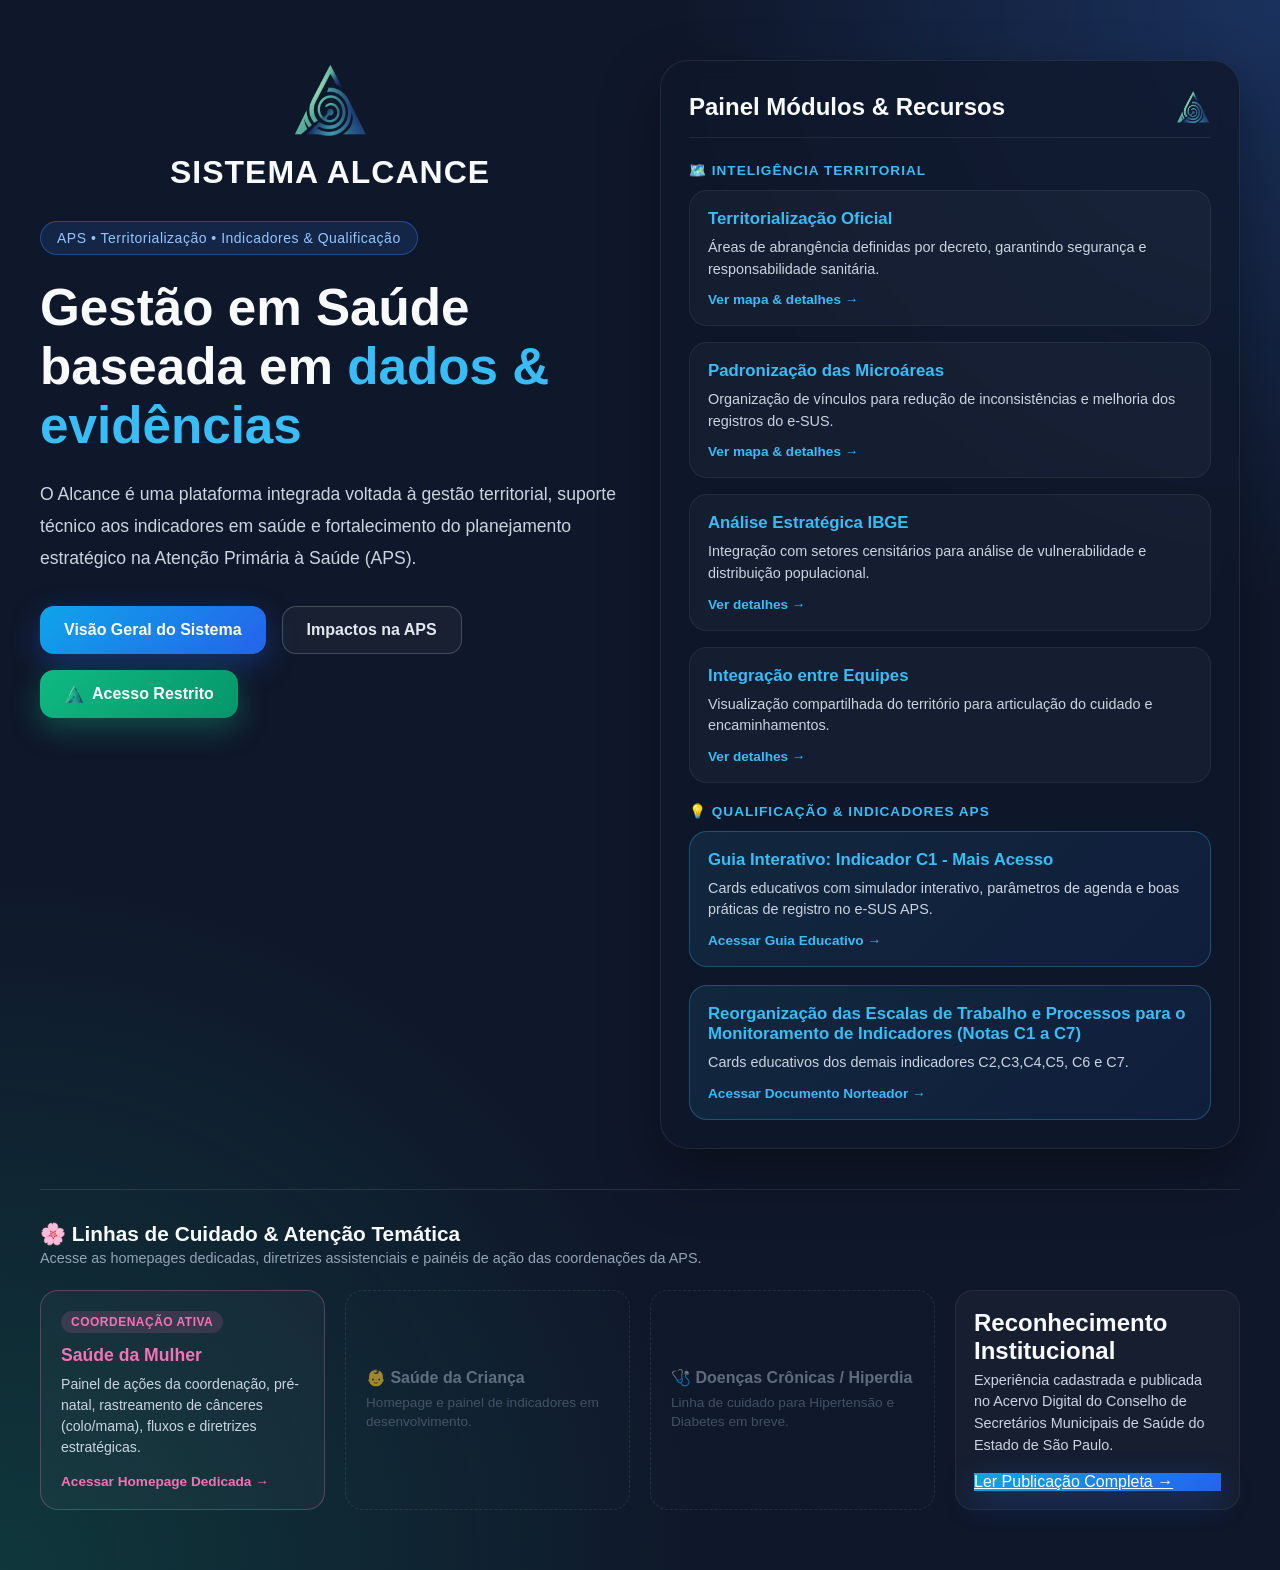
<file: index.html>
<!DOCTYPE html>
<html lang="pt-BR">
<head>
  <!-- Google tag (gtag.js) -->
  <script async src="https://www.googletagmanager.com/gtag/js?id=G-38ZMN3E2EZ"></script>
  <script>
    window.dataLayer = window.dataLayer || [];
    function gtag(){dataLayer.push(arguments);}
    gtag('js', new Date());

    gtag('config', 'G-38ZMN3E2EZ');
  </script>

	<!-- Google Tag Manager -->
<script>(function(w,d,s,l,i){w[l]=w[l]||[];w[l].push({'gtm.start':
new Date().getTime(),event:'gtm.js'});var f=d.getElementsByTagName(s)[0],
j=d.createElement(s),dl=l!='dataLayer'?'&l='+l:'';j.async=true;j.src=
'https://www.googletagmanager.com/gtm.js?id='+i+dl;f.parentNode.insertBefore(j,f);
})(window,document,'script','dataLayer','GTM-WS24N3Z8');</script>
<!-- End Google Tag Manager -->
<meta name="google-site-verification" content="s5olmcYxA5IlNNu046cuGvx0DZepJW0EpLOAgCFvPYY" />	

<script type="application/ld+json">
{
  "@context": "https://schema.org",
  "@graph": [
    {
      "@type": "SoftwareApplication",
      "@id": "https://seudominio.com.br/#software",
      "name": "Sistema Alcance",
      "operatingSystem": "Web",
      "applicationCategory": "HealthApplication",
      "description": "Plataforma integrada voltada à gestão territorial, qualificação de e-SUS APS, indicadores de saúde e planejamento estratégico na Atenção Primária à Saúde.",
      "url": "https://alcancedab.github.io/sistemaalcance/",
      "featureList": [
        "Inteligência Territorial e Geoprocessamento",
        "Qualificação do e-SUS APS e Indicadores",
        "Gestão de Linhas de Cuidado e Atenção Temática",
        "Governança, Cadastros e Gestão de Pessoas"
      ],
      "offers": {
        "@type": "Offer",
        "price": "0",
        "priceCurrency": "BRL",
        "availability": "https://schema.org/InStock"
      },
      "author": {
        "@id": "https://alcancedab.github.io/sistemaalcance/publicacoes.html"
      }
    },
    {
      "@type": "GovernmentOrganization",
      "@id": "https://alcancedab.github.io/sistemaalcance/",
      "name": "Atenção Primária à Saúde - Sistema Alcance",
      "url": "https://alcancedab.github.io/sistemaalcance/",
      "logo": "https://alcancedab.github.io/sistemaalcance/faviconA_500x476.png",
      "knowsAbout": [
        "Atenção Primária à Saúde",
        "Territorialização e Setores Censitários IBGE",
        "Indicadores e-SUS APS",
        "Gestão de Saúde Pública"
      ]
    }
  ]
}
</script>

	<!-- Google Tag Manager -->
<script>(function(w,d,s,l,i){w[l]=w[l]||[];w[l].push({'gtm.start':
new Date().getTime(),event:'gtm.js'});var f=d.getElementsByTagName(s)[0],
j=d.createElement(s),dl=l!='dataLayer'?'&l='+l:'';j.async=true;j.src=
'https://www.googletagmanager.com/gtm.js?id='+i+dl;f.parentNode.insertBefore(j,f);
})(window,document,'script','dataLayer','GTM-M762NBXT');</script>
<!-- End Google Tag Manager -->
  <!-- Meta Tags Básicas e Configurações -->
  <meta charset="UTF-8">
  <meta name="viewport" content="width=device-width, initial-scale=1.0">
  <title>Sistema Alcance - Gestão, Territorialização e Indicadores APS</title>
  <meta name="description" content="Sistema Alcance: Plataforma integrada para a Atenção Primária à Saúde (APS) com mapeamento territorial, gestão de equipes, acompanhamento de escalas, indicadores de saúde e ordens de serviço.">
  <meta name="keywords" content="Alcance, APS, Atenção Primária à Saúde, Estratégia Saúde da Família, ESF, eMulti, territorialização, microáreas, gestão de saúde pública, diário de bordo, DGAPS">
  <meta name="robots" content="index, follow">

  <!-- Autoria e Propriedade Intelectual -->
  <meta name="author" content="Hermes Sousa Novais, Matheus Correia Seki">
  <meta name="copyright" content="© 2026 Matheus Correia Seki, Hermes Sousa Novais. Todos os direitos reservados.">
  <meta name="designer" content="Hermes Sousa Novais, Matheus Correia Seki">
  <meta name="publisher" content="Hermes Sousa Novais, Matheus Correia Seki">

  <!-- Funcionalidades do Sistema (Metadados Personalizados e Aplicação) -->
  <meta name="application-name" content="Alcance">
  <meta name="category" content="Sistema de Gestão / Saúde / Territorialização">
  <meta name="system-features" content="Buscador de Estabelecimentos, Buscador de Profissionais, Buscador de Território, Gestão de Ordens de Serviço, Chamados e Sala de Chat Alcance">

  <!-- Open Graph (Para redes sociais como WhatsApp, LinkedIn, Facebook) -->
  <meta property="og:type" content="website">
  <meta property="og:title" content="Alcance - Sistema de Gestão e Diretoria (DGAPS)">
  <meta property="og:description" content="Plataforma de gestão com buscadores de estabelecimentos, profissionais e territórios, emissão de ordens de serviço e chat integrado.">
  <meta property="og:site_name" content="Alcance">
  <meta property="og:locale" content="pt_BR">
  <meta property="og:image" content="https://alcancedab.github.io/sistemaalcance/faviconA_500x476.png">
  
						  
																		  
																				 
  <link rel="icon" type="image/x-icon" href="faviconA_500x476.png">

  <style>
    * {
      margin: 0;
      padding: 0;
      box-sizing: border-box;
      font-family: Arial, Helvetica, sans-serif;
    }

    body {
      background: #0f172a;
      color: #f8fafc;
      overflow-x: hidden;
    }

    .banner {
      min-height: 100vh;
      display: flex;
      flex-direction: column;
      align-items: center;
      justify-content: center;
      padding: 60px 20px;
      position: relative;
      background:
        radial-gradient(circle at top right, rgba(59,130,246,0.25), transparent 30%),
        radial-gradient(circle at bottom left, rgba(16,185,129,0.2), transparent 35%),
        #0f172a;
    }

    .container {
      width: 100%;
      max-width: 1200px;
      display: grid;
      grid-template-columns: repeat(auto-fit, minmax(320px, 1fr));
      gap: 40px;
      align-items: flex-start;
    }

    .content {
      animation: fadeUp 1s ease;
    }

    .header-brand {
      text-align: center;
      margin-bottom: 30px;
    }

    .header-brand img {
      width: 80px;
      height: 80px;
      margin-bottom: 10px;
    }

    .header-brand h1 {
      font-size: 2rem;
      letter-spacing: 1px;
    }

    .tag {
      display: inline-block;
      padding: 8px 16px;
      border-radius: 999px;
      background: rgba(59,130,246,0.15);
      border: 1px solid rgba(59,130,246,0.4);
      color: #93c5fd;
      margin-bottom: 24px;
      font-size: 14px;
      letter-spacing: 0.5px;
    }

    h1 {
      font-size: clamp(2.2rem, 4vw, 3.8rem);
      line-height: 1.15;
      margin-bottom: 24px;
      font-weight: 800;
    }

    h1 span {
      color: #38bdf8;
    }

    .description {
      font-size: 1.1rem;
      line-height: 1.8;
      color: #cbd5e1;
      margin-bottom: 32px;
    }

    .buttons {
      display: flex;
      flex-wrap: wrap;
      gap: 16px;
    }

    .btn {
      padding: 14px 24px;
      border-radius: 14px;
      text-decoration: none;
      font-weight: bold;
      transition: 0.3s ease;
      cursor: pointer;
      border: none;
      font-size: 1rem;
      display: inline-flex;
      align-items: center;
      gap: 8px;
    }

    .btn-primary {
      background: linear-gradient(135deg, #0ea5e9, #2563eb);
      color: white;
      box-shadow: 0 10px 30px rgba(37,99,235,0.35);
    }

    .btn-primary:hover {
      transform: translateY(-3px);
    }

    .btn-secondary {
      border: 1px solid rgba(255,255,255,0.2);
      color: #e2e8f0;
      background: rgba(255,255,255,0.04);
    }

    .btn-secondary:hover {
      background: rgba(255,255,255,0.08);
    }

    .btn-intranet {
      background: linear-gradient(135deg, #10b981, #059669);
      color: white;
      box-shadow: 0 10px 30px rgba(16, 185, 129, 0.35);
    }

    .btn-intranet:hover {
      transform: translateY(-3px);
      background: linear-gradient(135deg, #059669, #047857);
    }

    .panel {
      background: rgba(15,23,42,0.75);
      border: 1px solid rgba(255,255,255,0.08);
      border-radius: 28px;
      padding: 28px;
      backdrop-filter: blur(10px);
      box-shadow: 0 25px 60px rgba(0,0,0,0.35);
      animation: fadeUp 1.2s ease;
    }

    .panel-header {
      display: flex;
      align-items: center;
      justify-content: space-between;
      margin-bottom: 24px;
      border-bottom: 1px solid rgba(255,255,255,0.08);
      padding-bottom: 12px;
    }

    .panel-header h2 {
      color: #f8fafc;
      font-size: 1.5rem;
    }

    .section-title {
      font-size: 0.85rem;
      text-transform: uppercase;
      letter-spacing: 1px;
      color: #38bdf8;
      margin: 20px 0 12px 0;
      font-weight: bold;
    }

    .card-grid {
      display: grid;
      gap: 16px;
    }

    .card {
      background: rgba(255,255,255,0.03);
      border: 1px solid rgba(255,255,255,0.06);
      border-radius: 18px;
      padding: 18px;
      transition: 0.3s ease;
      cursor: pointer;
      display: flex;
      flex-direction: column;
      justify-content: space-between;
      text-decoration: none;
    }

    .card:hover {
      transform: translateY(-3px);
      border-color: rgba(56,189,248,0.4);
      background: rgba(56,189,248,0.06);
    }

								   
    .card-featured {
      background: linear-gradient(135deg, rgba(56,189,248,0.1), rgba(37,99,235,0.1));
      border: 1px solid rgba(56,189,248,0.3);
    }

    .card-featured:hover {
      background: linear-gradient(135deg, rgba(56,189,248,0.2), rgba(37,99,235,0.2));
      border-color: #38bdf8;
    }

    .card h3 {
      margin-bottom: 8px;
      color: #38bdf8;
      font-size: 1.05rem;
    }

    .card p {
      color: #cbd5e1;
      line-height: 1.5;
      font-size: 0.9rem;
      margin-bottom: 12px;
    }

    .card-action {
      font-size: 0.85rem;
      color: #38bdf8;
      font-weight: bold;
      display: inline-flex;
      align-items: center;
      gap: 4px;
    }

    /* --- SEÇÃO DE RODAPÉ: LINHAS DE CUIDADO --- */
    .footer-care-lines {
      width: 100%;
      max-width: 1200px;
      margin: 40px auto 0 auto;
      padding-top: 32px;
      border-top: 1px solid rgba(255, 255, 255, 0.1);
      animation: fadeUp 1.4s ease;
    }

    .footer-header {
      margin-bottom: 24px;
    }

    .footer-header h2 {
      font-size: 1.3rem;
      color: #f8fafc;
      display: flex;
      align-items: center;
      gap: 8px;
    }

    .footer-header p {
      color: #94a3b8;
      font-size: 0.9rem;
      margin-top: 4px;
    }

    .care-grid {
      display: grid;
      grid-template-columns: repeat(auto-fit, minmax(280px, 1fr));
      gap: 20px;
    }

    /* Card Temático Ativo (Saúde da Mulher) */
    .card-care {
      background: rgba(255, 255, 255, 0.03);
      border: 1px solid rgba(244, 114, 182, 0.3);
      border-radius: 18px;
      padding: 20px;
      text-decoration: none;
      transition: all 0.3s ease;
      display: flex;
      flex-direction: column;
      justify-content: space-between;
    }

    .card-care:hover {
      transform: translateY(-4px);
      background: rgba(244, 114, 182, 0.06);
      border-color: #f472b6;
      box-shadow: 0 10px 25px rgba(244, 114, 182, 0.15);
    }

    .card-care-badge {
      display: inline-block;
      align-self: flex-start;
      padding: 4px 10px;
      border-radius: 999px;
      background: rgba(244, 114, 182, 0.15);
      color: #f472b6;
      font-size: 0.75rem;
      font-weight: bold;
      margin-bottom: 12px;
      letter-spacing: 0.5px;
    }

    .card-care h3 {
      color: #f472b6;
      font-size: 1.1rem;
      margin-bottom: 8px;
    }

    .card-care p {
      color: #cbd5e1;
      font-size: 0.88rem;
      line-height: 1.5;
      margin-bottom: 16px;
    }

    .card-care-action {
      font-size: 0.85rem;
      color: #f472b6;
      font-weight: bold;
      display: flex;
      align-items: center;
      gap: 4px;
    }

    /* Card Em Breve (Dashed/Opaco) */
    .card-care-placeholder {
      background: rgba(255, 255, 255, 0.01);
      border: 1px dashed rgba(255, 255, 255, 0.15);
      border-radius: 18px;
      padding: 20px;
      opacity: 0.6;
      display: flex;
      flex-direction: column;
      justify-content: center;
    }

    .card-care-placeholder h3 {
      color: #94a3b8;
      font-size: 1rem;
      margin-bottom: 6px;
    }

    .card-care-placeholder p {
      color: #64748b;
      font-size: 0.85rem;
      line-height: 1.4;
    }

    /* Modais */
    .modal {
      position: fixed;
      inset: 0;
      background: rgba(0,0,0,0.75);
      display: none;
      align-items: center;
      justify-content: center;
      padding: 20px;
      z-index: 1000;
    }

    .modal-content {
      width: 100%;
      max-width: 760px;
      max-height: 90vh;
      overflow-y: auto;
      background: #111827;
      border-radius: 24px;
      padding: 32px;
      border: 1px solid rgba(255,255,255,0.08);
      animation: fadeUp 0.4s ease;
    }

    .modal-content h2 {
      margin-bottom: 18px;
      color: #38bdf8;
    }

    .modal-content p {
      color: #e2e8f0;
      line-height: 1.8;
      margin-bottom: 16px;
    }

    .close {
      margin-top: 20px;
      display: inline-block;
      padding: 12px 18px;
      border-radius: 12px;
      background: #2563eb;
      color: white;
      cursor: pointer;
      border: none;
      font-weight: bold;
    }

    .close:hover {
      background: #1d4ed8;
    }

    .subtitle {
      font-weight: bold;
      color: #38bdf8;
      margin: 16px 0 12px;
    }

    .before {
      background: #7f1d1d;
      padding: 16px;
      border-radius: 12px;
    }

    .after {
      background: #065f46;
      padding: 16px;
      border-radius: 12px;
    }

    .split {
      display: flex;
      flex-wrap: wrap;
      gap: 2%;
      margin-bottom: 20px;
    }

    .center {
      text-align: center;
      font-size: 1.1rem;
      font-weight: bold;
      margin: 20px 0;
      color: #38bdf8;
    }

    @keyframes fadeUp {
      from {
        opacity: 0;
        transform: translateY(30px);
      }
      to {
        opacity: 1;
        transform: translateY(0);
      }
    }

    @media (max-width: 768px) {
      .banner {
        padding: 40px 16px;
      }

      .description {
        font-size: 1rem;
      }

      .split .box {
        width: 100% !important;
        margin-bottom: 10px;
      }
    }
  </style>
</head>
<body>
<!-- Google Tag Manager (noscript) -->
<noscript><iframe src="https://www.googletagmanager.com/ns.html?id=GTM-M762NBXT"
height="0" width="0" style="display:none;visibility:hidden"></iframe></noscript>
<!-- End Google Tag Manager (noscript) -->
	
<!-- Google Tag Manager (noscript) -->
<noscript><iframe src="https://www.googletagmanager.com/ns.html?id=GTM-WS24N3Z8"
height="0" width="0" style="display:none;visibility:hidden"></iframe></noscript>
<!-- End Google Tag Manager (noscript) -->
<section class="banner">
  <div class="container">

    <div class="content">
      <div class="header-brand" align="center">
        <img src="faviconA_500x476.png" alt="Logo Sistema Alcance">
        <h1>SISTEMA ALCANCE</h1>
      </div>

      <div class="tag">APS • Territorialização • Indicadores & Qualificação</div>

      <h1>
        Gestão em Saúde baseada em <span>dados & evidências</span>
      </h1>

      <p class="description">
        O Alcance é uma plataforma integrada voltada à gestão territorial, suporte técnico aos indicadores em saúde e fortalecimento do planejamento estratégico na Atenção Primária à Saúde (APS).
      </p>

      <div class="buttons">
        <button id="btn-explorar-avancos" class="btn btn-primary" onclick="openModal('modal1')">Visão Geral do Sistema</button>
        <button id="btn-impacto-aps" class="btn btn-secondary" onclick="openModal('modal2')">Impactos na APS</button>


<script>
  function atualizarLink(elemento) {
    const urlAtual = window.location.href;
    const timestamp = Date.now();
    const baseUrl = "http://172.20.15.152:8080/alcance/";

    elemento.href = `${baseUrl}?origem=${encodeURIComponent(urlAtual)}&ts=${timestamp}`;
  }
</script>
<a id="modal_restrito" href="#" class="btn btn-intranet" target="ALCANCE" title="ACESSAR ALCANCE" onclick="atualizarLink(this)">
  <img src="faviconA_500x476.png" alt="Logo Intranet" style="width: 20px; height: 20px; vertical-align: middle;">  Acesso Restrito</a>

  
   
	
      </div>
    </div>

    <div class="panel">
      <div class="panel-header">
        <h2>Painel Módulos & Recursos</h2>
        <img src="faviconA_500x476.png" alt="Logo Intranet" style="width: 36px; height: 36px;">
      </div>


      <!-- SEÇÃO 1: TERRITORIALIZAÇÃO E INTELIGÊNCIA -->
      <div class="section-title">🗺️ Inteligência Territorial</div>
      <div class="card-grid">

        <div id="card-territorializacao-oficial" class="card" onclick="openModal('territorio')">
          <div>
            <h3>Territorialização Oficial</h3>
            <p>Áreas de abrangência definidas por decreto, garantindo segurança e responsabilidade sanitária.</p>
          </div>
          <span class="card-action">Ver mapa & detalhes &rarr;</span>
        </div>

        <div id="card-padronizacao-microareas" class="card" onclick="openModal('microareas')">
          <div>
            <h3>Padronização das Microáreas</h3>
            <p>Organização de vínculos para redução de inconsistências e melhoria dos registros do e-SUS.</p>
          </div>
          <span class="card-action">Ver mapa & detalhes &rarr;</span>
        </div>

        <div id="card-inteligencia-territorial" class="card" onclick="openModal('dados')">
          <div>
            <h3>Análise Estratégica IBGE</h3>
            <p>Integração com setores censitários para análise de vulnerabilidade e distribuição populacional.</p>
          </div>
          <span class="card-action">Ver detalhes &rarr;</span>
        </div>

        <div id="card-integracao-equipes" class="card" onclick="openModal('integracao')">
          <div>
            <h3>Integração entre Equipes</h3>
            <p>Visualização compartilhada do território para articulação do cuidado e encaminhamentos.</p>
          </div>
          <span class="card-action">Ver detalhes &rarr;</span>
        </div>

      </div>

      <!-- SEÇÃO 1: EDUCAÇÃO & INDICADORES DA APS -->
      <div class="section-title">💡 Qualificação & Indicadores APS</div>
      <div class="card-grid">

																   
        <a href="monitoramento_c1.html" class="card card-featured" id="modal_monitoramento_c1" name="modal_monitoramento_c1">
          <div>
            <h3>Guia Interativo: Indicador C1 - Mais Acesso</h3>
            <p>Cards educativos com simulador interativo, parâmetros de agenda e boas práticas de registro no e-SUS APS.</p>
          </div>
          <span class="card-action">Acessar Guia Educativo &rarr;</span>
        </a>

      </div>
<br>
    <div class="card-grid">
															   
        <a href="organiza_aps.html" class="card card-featured" id="modal_monitoramento_indicadores" name="modal_monitoramento_indicadores">
          <div>
            <h3>Reorganização das Escalas de Trabalho e Processos para o Monitoramento de Indicadores (Notas C1 a C7)</h3>
            <p>Cards educativos  dos demais indicadores C2,C3,C4,C5, C6 e C7.</p>
          </div>
          <span class="card-action">Acessar Documento Norteador &rarr;</span>
        </a>

      </div>


    </div>

  </div> <!-- /container -->

  <!-- RODAPÉ DE LINHAS DE CUIDADO -->
  <div class="footer-care-lines">
    <div class="footer-header">
      <h2>🌸 Linhas de Cuidado & Atenção Temática</h2>
      <p>Acesse as homepages dedicadas, diretrizes assistenciais e painéis de ação das coordenações da APS.</p>
    </div>

    <div class="care-grid">




      <!-- CARD: SAÚDE DA MULHER -->
      <a href="https://alcancedab.github.io/sistemaalcance/saude_da_mulher/" class="card-care" id="card-saude-mulher">
        <div>
          <span class="card-care-badge">COORDENAÇÃO ATIVA</span>
          <h3>Saúde da Mulher</h3>
          <p>Painel de ações da coordenação, pré-natal, rastreamento de cânceres (colo/mama), fluxos e diretrizes estratégicas.</p>
        </div>
        <span class="card-care-action">Acessar Homepage Dedicada &rarr;</span>
      </a>

      <!-- CARD PLACEHOLDER: EXPANSÃO FUTURA 1 -->
      <div class="card-care-placeholder">
        <h3>👶 Saúde da Criança</h3>
        <p>Homepage e painel de indicadores em desenvolvimento.</p>
      </div>

      <!-- CARD PLACEHOLDER: EXPANSÃO FUTURA 2 -->
      <div class="card-care-placeholder">
        <h3>🩺 Doenças Crônicas / Hiperdia</h3>
        <p>Linha de cuidado para Hipertensão e Diabetes em breve.</p>
      </div>

 <!-- CARD PLACEHOLDER: ALCANCE PUBLICAÇÕES 2 -->
<div class="card">
    <h2>Reconhecimento Institucional</h2>
    <p>Experiência cadastrada e publicada no Acervo Digital do Conselho de Secretários Municipais de Saúde do Estado de São Paulo.</p>

    <a href="https://alcancedab.github.io/sistemaalcance/publicacoes.html" class="btn-primary">
        Ler Publicação Completa →
    </a>
</div>

    </div>





  </div>






</section>

<!-- Modais de Informação -->

<div class="modal" id="territorio">
  <div class="modal-content">
    <h2>Territorialização Oficial da APS</h2>
    <p>
      A definição oficial das áreas de abrangência estabelece uma base territorial única para o município, fortalecendo a responsabilidade sanitária das equipes e reduzindo conflitos operacionais.
    </p>
    <p>
      Essa estrutura melhora o planejamento assistencial, garante maior rastreabilidade das ações e cria uma referência institucional sólida para organização da rede.
    </p>

    <iframe title="Mapa da Territorialização Oficial da APS" src="https://www.google.com/maps/d/embed?mid=1eyHaUmgde3d_SB54TWCWEo4ScTZJweg&ehbc=2E312F" width="100%" height="480" style="border:0;"></iframe>

    <button id="btn-fechar-modal-territorio" class="close" onclick="closeModal('territorio')">Fechar</button>
  </div>
</div>

<div class="modal" id="microareas">
  <div class="modal-content">
    <h2>Padronização das Microáreas</h2>
    <p>
      As microáreas foram organizadas e vinculadas corretamente às equipes responsáveis, reduzindo registros incorretos e melhorando a consistência dos dados assistenciais.
    </p>
    <p>
      Com informações mais confiáveis, a gestão amplia sua capacidade de identificar demandas, monitorar territórios e qualificar o planejamento das ações de saúde.
    </p>

    <iframe title="Mapa de Padronização das Microáreas" src="https://www.google.com/maps/d/embed?mid=16fmvKLqYx9dQ7GLffCmr80mK1w67Ek8&ehbc=2E312F" width="100%" height="480" style="border:0;"></iframe>	

    <button id="btn-fechar-modal-microareas" class="close" onclick="closeModal('microareas')">Fechar</button>
  </div>
</div>

<div class="modal" id="dados">
  <div class="modal-content">
    <h2>Inteligência Territorial e Análise Estratégica</h2>
    <p>
      O mapa territorial estruturado com base nos setores censitários do IBGE amplia a capacidade analítica do município e fortalece o planejamento territorial da APS.
    </p>
    <p>
      Essa organização permite análises relacionadas à distribuição populacional, vulnerabilidade social, demanda assistencial e priorização de ações no território.
    </p>

    <div class="subtitle">Organizar o território transforma o cuidado</div>

    <div class="split">
      <div class="box before" style="width:49%">
        <h2>ANTES</h2>
        <p>Território desorganizado<br>Equipes sobrepostas<br>População invisível</p>
      </div>

      <div class="box after" style="width:49%">
        <h2>DEPOIS</h2>
        <p>Território definido<br>Equipes equilibradas<br>Cuidado garantido</p>
      </div>	
    </div>

    <h2>Antes era sorte.<br>Hoje é estratégia.</h2>
    <button id="btn-fechar-modal-dados" class="close" onclick="closeModal('dados')">Fechar</button>
  </div>
</div>

<div class="modal" id="integracao">
  <div class="modal-content">
    <h2>Integração e Coordenação do Cuidado</h2>
    <p>
      A visualização compartilhada dos territórios fortalece a comunicação entre equipes, reduz fragmentações e melhora o fluxo de encaminhamentos na rede.
    </p>
    <p>
      O resultado é uma APS mais integrada, organizada e preparada para garantir continuidade do cuidado à população.
    </p>

    <div class="center">
      Quando você organiza o território…<br>você transforma o cuidado.
    </div>

    <button id="btn-fechar-modal-integracao" class="close" onclick="closeModal('integracao')">Fechar</button>
  </div>
</div>

<div class="modal" id="modal1">
  <div class="modal-content">
    <h2>Visão Geral do Sistema Alcance</h2>
    <p>
      O Alcance consolida uma base integrada de inteligência territorial e suporte à gestão para a Atenção Primária à Saúde.
    </p>
    <p>
      Unindo territorialização, monitoramento de indicadores e suporte aos profissionais de saúde, o sistema busca aumentar a confiabilidade dos dados e qualificar a gestão pública.
    </p>
    <button id="btn-fechar-modal1" class="close" onclick="closeModal('modal1')">Fechar</button>
  </div>
</div>

<div class="modal" id="modal2">
  <div class="modal-content">
    <h2>Impactos Diretos na APS</h2>
    <p>
      As melhorias implementadas fortalecem princípios centrais da Atenção Primária, como territorialização, adscrição, responsabilidade sanitária e coordenação do cuidado.
    </p>
    <p>
      Com dados mais precisos e apoio pedagógico, as equipes conseguem atuar com maior efetividade, qualificar o acompanhamento da população e otimizar os indicadores municipais.
    </p>
    <button id="btn-fechar-modal2" class="close" onclick="closeModal('modal2')">Fechar</button>
  </div>
</div>

<script>
  function openModal(id) {
    document.getElementById(id).style.display = 'flex';
    
    if (typeof gtag === 'function') {
      gtag('event', 'abrir_modal', {
        'modal_id': id
      });
    }
  }

  function closeModal(id) {
    document.getElementById(id).style.display = 'none';
    
    if (typeof gtag === 'function') {
      gtag('event', 'fechar_modal', {
        'modal_id': id
      });
    }
  }

  window.onclick = function(event) {
    document.querySelectorAll('.modal').forEach(modal => {
      if (event.target === modal) {
        closeModal(modal.id);
      }
    });
  };

  window.addEventListener('keydown', function(event) {
    if (event.key === 'Escape') {
      document.querySelectorAll('.modal').forEach(modal => {
        if (modal.style.display === 'flex') {
          closeModal(modal.id);
        }
      });
    }
  });
</script>

</body>
</html>
</file>
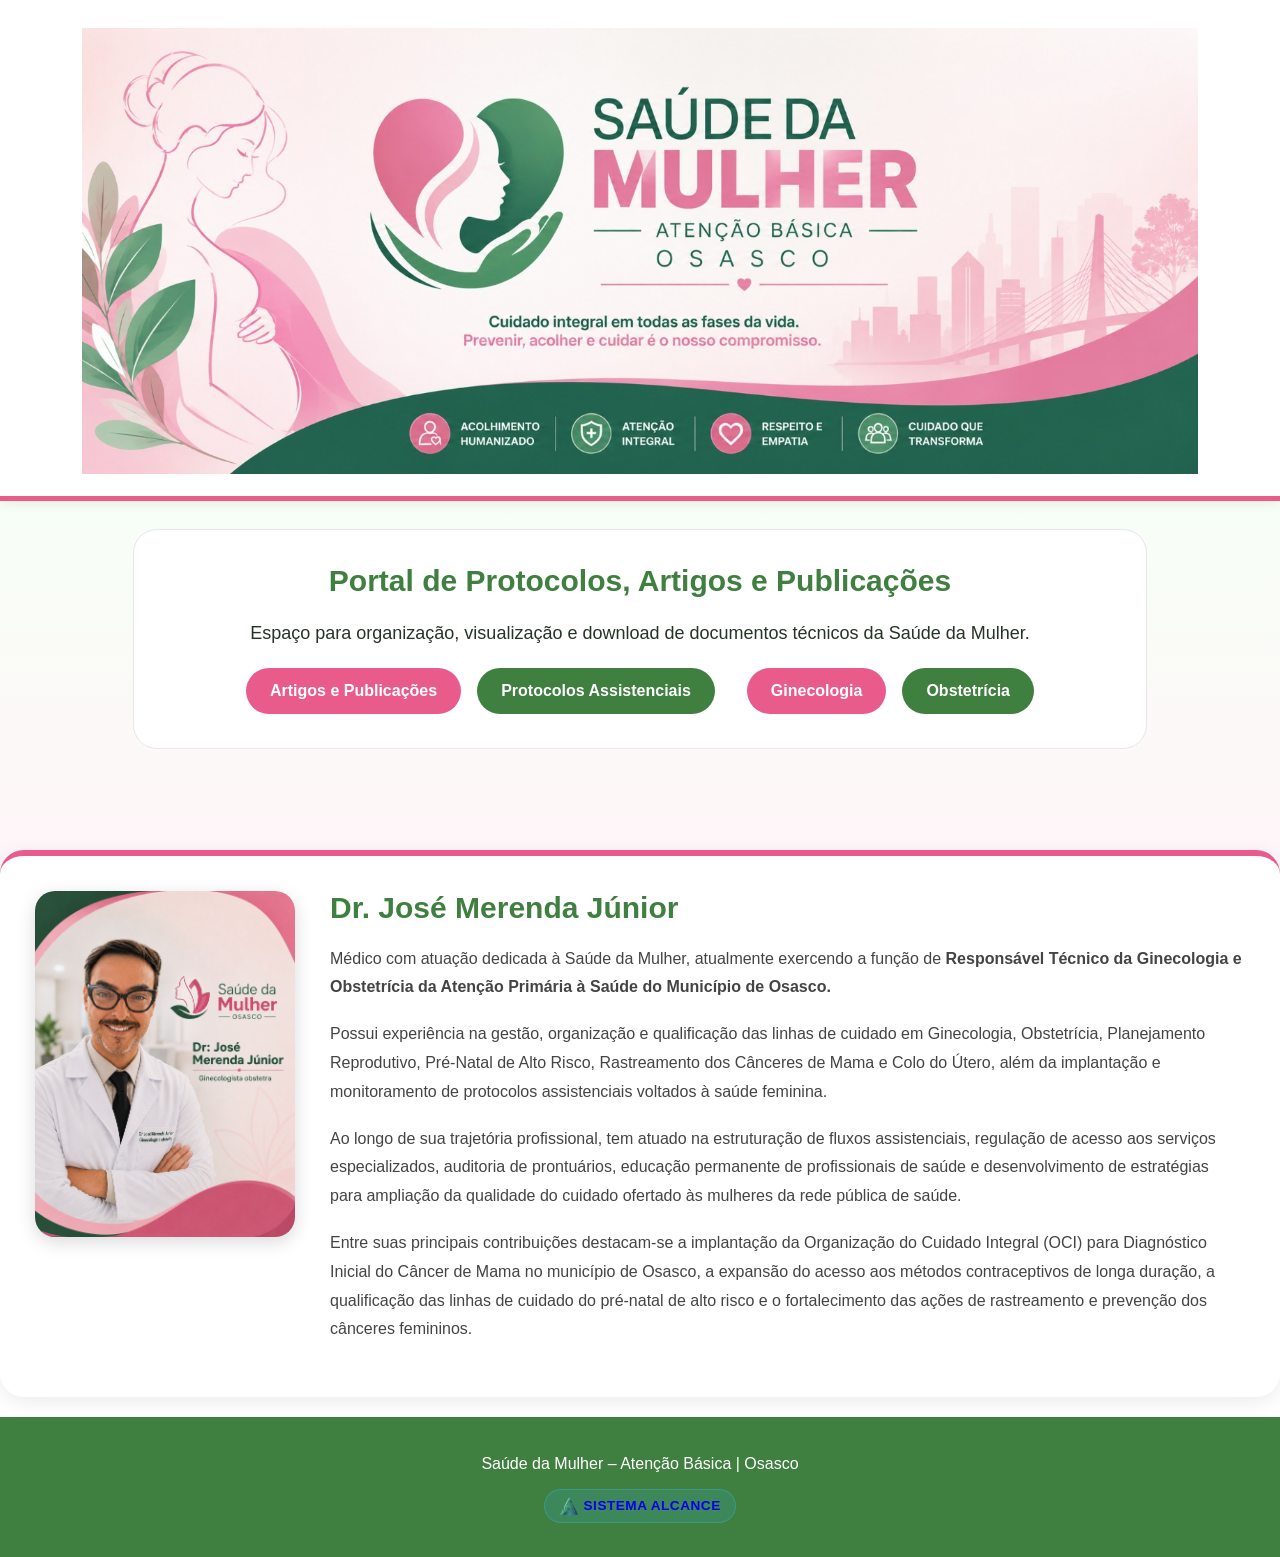
<file: saude_da_mulher/index.html>
<!DOCTYPE html>
<html lang="pt-BR">
<head>
<!-- Google tag (gtag.js) -->
<script async src="https://www.googletagmanager.com/gtag/js?id=G-38ZMN3E2EZ"></script>
<script>
  window.dataLayer = window.dataLayer || [];
  function gtag(){dataLayer.push(arguments);}
  gtag('js', new Date());

  gtag('config', 'G-38ZMN3E2EZ');
</script>
	
  <meta charset="UTF-8" />
  <meta name="viewport" content="width=device-width, initial-scale=1.0"/>
  <title>Sistema Alcance - Saúde da Mulher | Atenção Básica Osasco</title>
  <link rel="stylesheet" href="style.css"/>
</head>
<body>
  <header class="topo">

 <img src="logo-saude-mulher-osasco1.jpeg" alt="Logo Saúde da Mulher Atenção Básica Osasco" class="logo1">
 
  </header>

  <main class="container">
    <section class="hero">
      <h2>Portal de Protocolos, Artigos e Publicações</h2>
      <p>Espaço para organização, visualização e download de documentos técnicos da Saúde da Mulher.</p>
      <div class="botoes">
   <a href="https://docs.google.com/spreadsheets/d/19-u2bPFhMKvtmEM6_tHIfZRtIR2HSVrBMoZPZGa_E6I/edit?usp=sharing" target="_smnew" class="botao rosa">Artigos e Publicações</a>
   
	 <a href="https://drive.google.com/drive/folders/1n_FermFcOGhvbZ7TXBC-G_wdrTo5xdJph-MJrsGVz33c_ylwRK8Edl2YwzcXuCIzsrs5pf0w?usp=sharing" target="_smnew" class="botao verde">Protocolos Assistenciais</a>
     
        <br>

		<a href="https://drive.google.com/drive/folders/1jchS19xGboaeKtGPAuAMJUIathdK7BYUEPnJGtewIcTIzZve0Artjiuk8sQVMsIwgZ-JJy0i?usp=sharing" target="_smnew" class="botao rosa">Ginecologia</a>
		<a href="https://drive.google.com/drive/folders/1B0FgYwBD2Z9coHKp0larFZ186M-hNveOZDT_sX9JgslXnvEavG1sOx2qxeD2tVdMhYMa4ssK?usp=sharing" target="_smnew" class="botao verde">Obstetrícia</a>
      </div>
    </section>

  </main>

	
<div class="responsavel-tecnico">
<div class="foto-dr">
    <img src="dr-jose.jpeg" alt="Dr. José Merenda Júnior">
  </div>

  <div class="texto-dr">
    <h3>Dr. José Merenda Júnior</h3>

    <p>
      Médico com atuação dedicada à Saúde da Mulher, atualmente exercendo a função de
      <strong>Responsável Técnico da Ginecologia e Obstetrícia da Atenção Primária à Saúde do Município de Osasco.</strong>
    </p>

    <p>
      Possui experiência na gestão, organização e qualificação das linhas de cuidado em
      Ginecologia, Obstetrícia, Planejamento Reprodutivo, Pré-Natal de Alto Risco,
      Rastreamento dos Cânceres de Mama e Colo do Útero, além da implantação e monitoramento
      de protocolos assistenciais voltados à saúde feminina.
    </p>

    <p>
      Ao longo de sua trajetória profissional, tem atuado na estruturação de fluxos assistenciais,
      regulação de acesso aos serviços especializados, auditoria de prontuários, educação
      permanente de profissionais de saúde e desenvolvimento de estratégias para ampliação da
      qualidade do cuidado ofertado às mulheres da rede pública de saúde.
    </p>

    <p>
      Entre suas principais contribuições destacam-se a implantação da Organização do Cuidado
      Integral (OCI) para Diagnóstico Inicial do Câncer de Mama no município de Osasco, a expansão
      do acesso aos métodos contraceptivos de longa duração, a qualificação das linhas de cuidado
      do pré-natal de alto risco e o fortalecimento das ações de rastreamento e prevenção dos
      cânceres femininos.
    </p>
  </div>

</div>
	
  <footer>
    <p>Saúde da Mulher – Atenção Básica | Osasco</p>
<a href="https://alcancedab.github.io/sistemaalcance/" id="alcance_home" name="alcance_home">
        <span class="header-tag">
         <img src="faviconA_500x476.png" alt="Logo Intranet" style="width: 20px; height: 20px; vertical-align: middle;"> Sistema Alcance</span>    </a>
  
  </footer>


  <script src="script.js"></script>
</body>
</html>
</file>
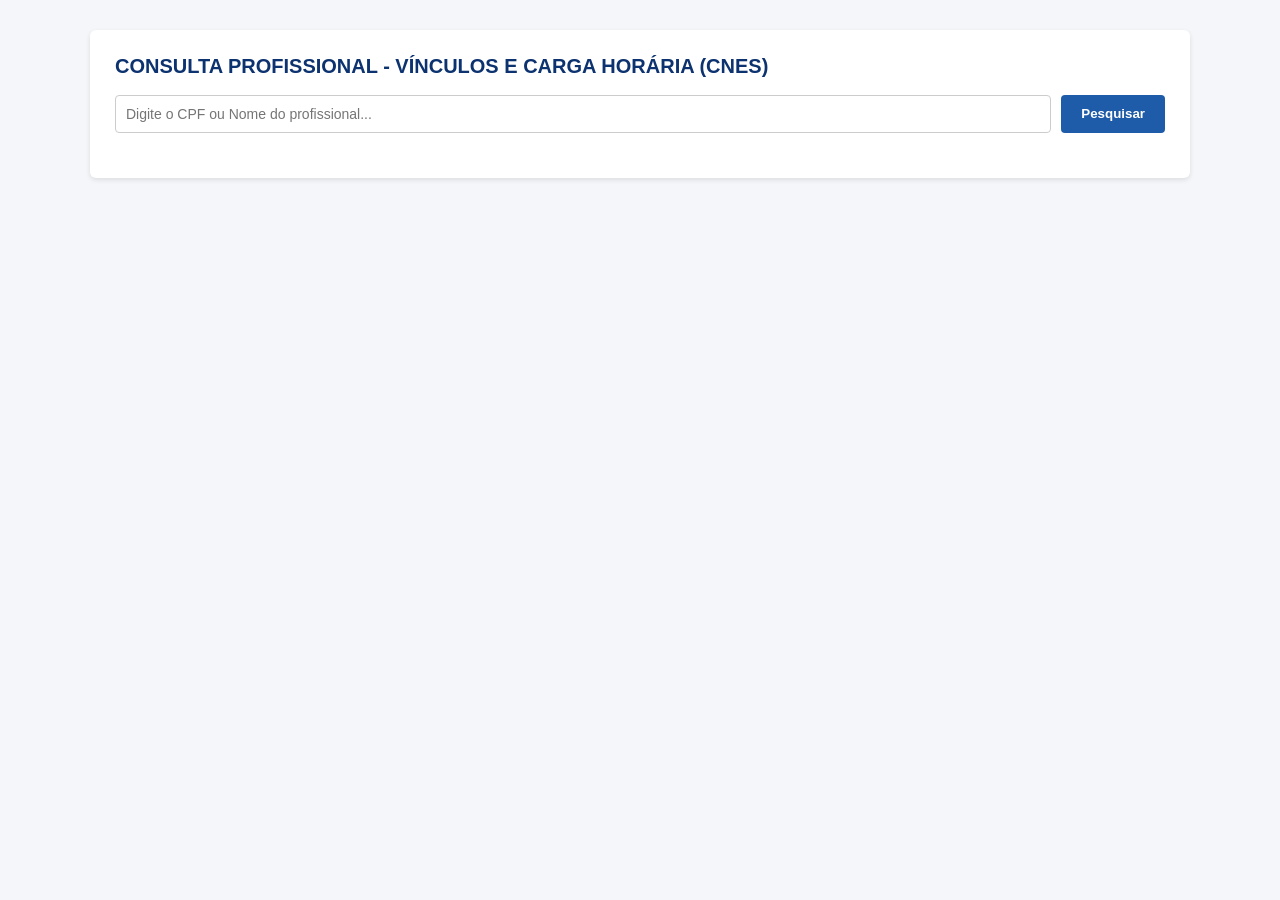
<file: ler_cnes.html>
<!DOCTYPE html>
<html lang="pt-BR">
<head>
    <meta charset="UTF-8">
    <meta name="viewport" content="width=device-width, initial-scale=1.0">
    <title>Consulta Profissional - CNES</title>
    <style>
        body { font-family: Arial, sans-serif; padding: 30px; max-width: 1100px; margin: auto; background-color: #f4f6f9; }
        .container { background: #fff; padding: 25px; border-radius: 6px; box-shadow: 0 2px 5px rgba(0,0,0,0.1); }
        h2 { color: #0c326f; margin-top: 0; font-size: 20px; }
        .busca { display: flex; gap: 10px; margin-bottom: 20px; }
        input { flex: 1; padding: 10px; border: 1px solid #ccc; border-radius: 4px; font-size: 14px; }
        button { padding: 10px 20px; background: #1e5ba8; color: white; border: none; border-radius: 4px; cursor: pointer; font-weight: bold; }
        button:hover { background: #16437e; }
        button:disabled { background: #ccc; cursor: not-allowed; }
        
        table { width: 100%; border-collapse: collapse; margin-top: 15px; }
        th, td { border: 1px solid #ddd; padding: 10px; text-align: left; font-size: 13px; }
        th { background-color: #f8f9fa; color: #333; font-weight: bold; }
        .tag-ch { background: #e2e8f0; padding: 3px 8px; border-radius: 4px; font-weight: bold; display: inline-block; }
        
        .escondido { display: none; }
        .loading { color: #0056b3; font-weight: bold; margin-bottom: 10px; }
        .erro { color: #d9534f; font-weight: bold; margin-bottom: 10px; }
    </style>
</head>
<body>

<div class="container">
    <h2>CONSULTA PROFISSIONAL - VÍNCULOS E CARGA HORÁRIA (CNES)</h2>

    <div class="busca">
        <input type="text" id="campoPesquisa" placeholder="Digite o CPF ou Nome do profissional...">
        <button id="btnPesquisar" onclick="executarBuscaManual()">Pesquisar</button>
    </div>

    <div id="status"></div>

    <div id="areaResultado" class="escondido">
        <table>
            <thead>
                <tr>
                    <th>CNS</th>
                    <th>NOME PROFISSIONAL</th>
                    <th>ESTABELECIMENTO / UNIDADE</th>
                    <th>EQUIPE</th>
                    <th>CARGA HORÁRIA</th>
                </tr>
            </thead>
            <tbody id="corpoTabela"></tbody>
        </table>
    </div>
</div>

<script>
window.addEventListener('DOMContentLoaded', () => {
    const urlParams = new URLSearchParams(window.location.search);
    const termoUrl = urlParams.get('q') || urlParams.get('cpf') || urlParams.get('nome');

    if (termoUrl) {
        document.getElementById('campoPesquisa').value = termoUrl;
        pesquisarCNES(termoUrl);
    }
});

function executarBuscaManual() {
    const termo = document.getElementById('campoPesquisa').value.trim();
    if (termo) {
        const novaUrl = window.location.pathname + '?q=' + encodeURIComponent(termo);
        window.history.pushState({ path: novaUrl }, '', novaUrl);
        pesquisarCNES(termo);
    }
}

async function pesquisarCNES(termo) {
    const areaResultado = document.getElementById('areaResultado');
    const corpoTabela = document.getElementById('corpoTabela');
    const status = document.getElementById('status');
    const btn = document.getElementById('btnPesquisar');

    corpoTabela.innerHTML = "";
    status.innerText = "Consultando DATASUS...";
    status.className = "loading";
    btn.disabled = true;

    const apenasNumeros = termo.replace(/\D/g, '');
    const isCpf = apenasNumeros.length === 11;

    // URL original HTTPS do DATASUS
    const urlBaseDatasus = isCpf 
        ? `https://cnes.datasus.gov.br/services/profissionais?cpf=${apenasNumeros}`
        : `https://cnes.datasus.gov.br/services/profissionais?nome=${encodeURIComponent(termo)}`;

    // Chamada apontando para o seu Worker no Cloudflare
    const workerProxyUrl = `https://sistemaalcance.hermes-ss-osasco.workers.dev/?url=${encodeURIComponent(urlBaseDatasus)}`;

    try {
        const response = await fetch(workerProxyUrl);
        if (!response.ok) throw new Error("Falha na comunicação com o serviço.");

        const profissionais = await response.json();

        if (!profissionais || !Array.isArray(profissionais) || profissionais.length === 0) {
            status.innerText = "Nenhum profissional encontrado.";
            status.className = "erro";
            areaResultado.classList.add('escondido');
            return;
        }

        for (const prof of profissionais) {
            const idProf = prof.id || prof.idPessoa || prof.codigo;
            const cns = prof.cns || prof.nuCns || '-';
            const nome = prof.nome || prof.noProfissional || termo;

            let vinculos = [];

            if (idProf) {
                try {
                    const urlVinculos = `https://cnes.datasus.gov.br/services/estabelecimentos-profissionais/${idProf}`;
                    const workerVinculosUrl = `https://sistemaalcance.hermes-ss-osasco.workers.dev/?url=${encodeURIComponent(urlVinculos)}`;
                    const reqVinc = await fetch(workerVinculosUrl);
                    
                    if (reqVinc.ok) {
                        const dadosVinculos = await reqVinc.json();
                        if (Array.isArray(dadosVinculos) && dadosVinculos.length > 0) {
                            vinculos = dadosVinculos.map(v => ({
                                unidade: v.noFantasia || v.noEmpresa || 'Unidade Cadastrada',
                                equipe: v.dsEquipe || v.noEquipe || 'Sem equipe vinculada',
                                ch: ((v.qtCargaHorariaAmbulatorial || 0) + (v.qtCargaHorariaHospitalar || 0)) + 'h'
                            }));
                        }
                    }
                } catch (e) {
                    console.warn("Falha ao carregar vínculos:", e);
                }
            }

            if (vinculos.length === 0) {
                vinculos.push({ unidade: 'Sem vínculo ativo cadastrado', equipe: '-', ch: '-' });
            }

            vinculos.forEach(vinc => {
                const tr = document.createElement('tr');
                tr.innerHTML = `
                    <td>${cns}</td>
                    <td><strong>${nome}</strong></td>
                    <td>${vinc.unidade}</td>
                    <td>${vinc.equipe}</td>
                    <td><span class="tag-ch">${vinc.ch}</span></td>
                `;
                corpoTabela.appendChild(tr);
            });
        }

        status.innerText = "";
        areaResultado.classList.remove('escondido');

    } catch (error) {
        status.innerText = "Erro ao consultar: " + error.message;
        status.className = "erro";
        areaResultado.classList.add('escondido');
    } finally {
        btn.disabled = false;
    }
}
</script>

</body>
</html>
</file>
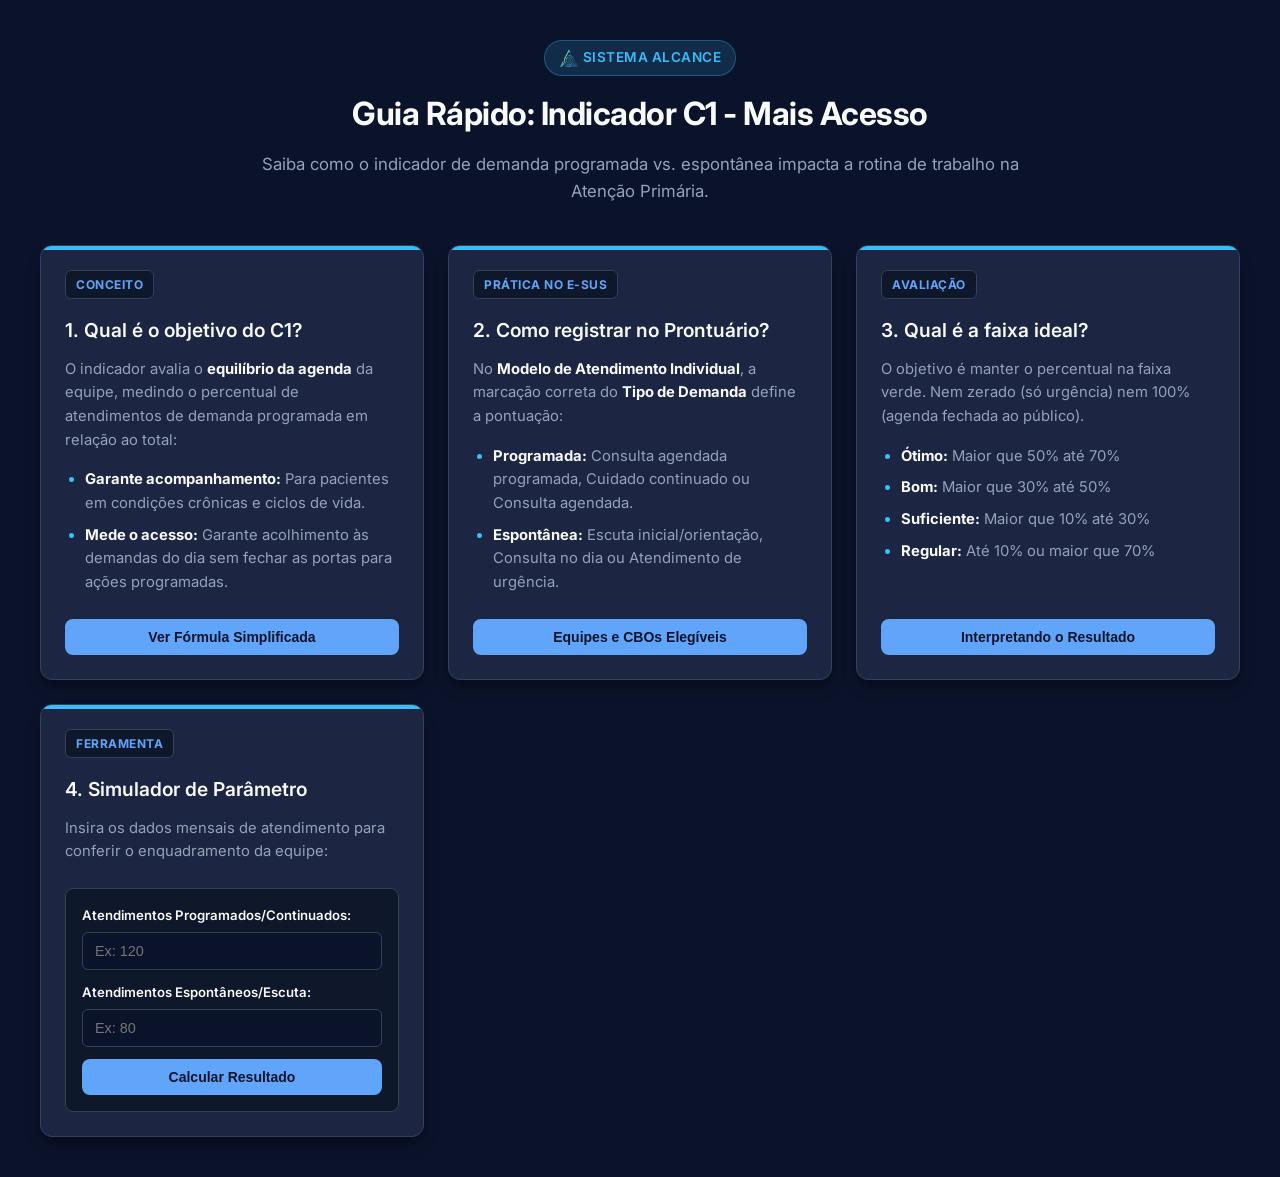
<file: monitoramento_c1.html>
<!DOCTYPE html>
<html lang="pt-BR">
<head>
<!-- Google tag (gtag.js) -->
<script async src="https://www.googletagmanager.com/gtag/js?id=G-38ZMN3E2EZ"></script>
<script>
  window.dataLayer = window.dataLayer || [];
  function gtag(){dataLayer.push(arguments);}
  gtag('js', new Date());

  gtag('config', 'G-38ZMN3E2EZ');
</script>
    
    <!-- Meta Tags Básicas e Configurações -->
<meta charset="UTF-8">
<meta name="viewport" content="width=device-width, initial-scale=1.0">
<title>Sistema Alcance - Guia Rápido: Indicador C1 - Mais Acesso</title>
<meta name="description" content="Sistema Alcance: Plataforma integrada para a Atenção Primária à Saúde (APS) com mapeamento territorial, gestão de equipes, acompanhamento de escalas, indicadores de saúde e ordens de serviço.">
<meta name="keywords" content="Alcance, APS, Atenção Primária à Saúde, Estratégia Saúde da Família, ESF, eMulti, territorialização, microáreas, gestão de saúde pública, diário de bordo, DGAPS">
<meta name="robots" content="index, follow">

<!-- Autoria e Propriedade Intelectual -->
<meta name="author" content="Hermes Sousa Novais, Matheus Correia Seki">
<meta name="copyright" content="© 2026 Matheus Correia Seki, Hermes Sousa Novais. Todos os direitos reservados.">
<meta name="designer" content="Hermes Sousa Novais, Matheus Correia Seki">
<meta name="publisher" content="Hermes Sousa Novais, Matheus Correia Seki">

<!-- Funcionalidades do Sistema (Metadados Personalizados e Aplicação) -->
<meta name="application-name" content="Alcance">
<meta name="category" content="Sistema de Gestão / Saúde / Territorialização">
<meta name="system-features" content="Buscador de Estabelecimentos, Buscador de Profissionais, Buscador de Território, Gestão de Ordens de Serviço, Chamados e Sala de Chat Alcance">

<!-- Open Graph (Para redes sociais como WhatsApp, LinkedIn, Facebook) -->
<meta property="og:type" content="website">
<meta property="og:title" content="Alcance - Sistema de Gestão e Diretoria (DGAPS)">
<meta property="og:description" content="Plataforma de gestão com buscadores de estabelecimentos, profissionais e territórios, emissão de ordens de serviço e chat integrado.">
<meta property="og:site_name" content="Alcance">
<meta property="og:locale" content="pt_BR">
<meta property="og:image" content="https://alcancedab.github.io/sistemaalcance/faviconA_500x476.png">
    <meta charset="UTF-8">
    <meta name="viewport" content="width=device-width, initial-scale=1.0">
    <title>Descomplicando o Indicador C1: Mais Acesso à APS - Alcance</title>
    <!-- Fonte Inter (Padrão do Sistema Alcance) -->
    <link rel="preconnect" href="https://fonts.googleapis.com">
    <link rel="preconnect" href="https://fonts.gstatic.com" crossorigin>
    <link href="https://fonts.googleapis.com/css2?family=Inter:wght@400;500;600;700&display=swap" rel="stylesheet">
    <style>
        :root {
            /* Paleta Dark - Sistema Alcance */
            --bg-dark: #0B132B;          /* Fundo Geral Escuro */
            --card-bg: #1C2541;          /* Fundo dos Cards */
            --card-inner: #0F172A;       /* Fundo de Elementos Internos (Inputs/Caixas) */
            --border: #334155;           /* Bordas Suaves para Escuro */
            
            --primary-accent: #38BDF8;   /* Azul Claro / Neon Destaque */
            --secondary-accent: #60A5FA; /* Azul Interativo */
            
            --text-main: #F8FAFC;        /* Texto Principal Vivo */
            --text-muted: #94A3B8;       /* Texto Secundário */
            
            /* Status Badges - Ajustados para Dark Mode */
            --badge-otimo-bg: #064E3B;
            --badge-otimo-txt: #6EE7B7;
            --badge-bom-bg: #075985;
            --badge-bom-txt: #7DD3FC;
            --badge-suf-bg: #78350F;
            --badge-suf-txt: #FDE68A;
            --badge-reg-bg: #7F1D1D;
            --badge-reg-txt: #FCA5A5;
        }

        * {
            box-sizing: border-box;
            margin: 0;
            padding: 0;
        }

        body {
            font-family: 'Inter', -apple-system, BlinkMacSystemFont, sans-serif;
            background-color: var(--bg-dark);
            color: var(--text-main);
            padding: 40px 20px;
            line-height: 1.6;
        }

        .header {
            text-align: center;
            max-width: 800px;
            margin: 0 auto 40px auto;
        }

        .header-tag {
            display: inline-block;
            background-color: rgba(56, 189, 248, 0.15);
            color: var(--primary-accent);
            font-size: 0.85rem;
            font-weight: 600;
            padding: 6px 14px;
            border-radius: 20px;
            text-transform: uppercase;
            letter-spacing: 0.5px;
            margin-bottom: 12px;
            border: 1px solid rgba(56, 189, 248, 0.3);
        }

        .header h1 {
            color: var(--text-main);
            font-size: 2rem;
            font-weight: 700;
            letter-spacing: -0.5px;
            margin-bottom: 12px;
        }

        .header p {
            color: var(--text-muted);
            font-size: 1.05rem;
        }

        .grid-container {
            display: grid;
            grid-template-columns: repeat(auto-fit, minmax(320px, 1fr));
            gap: 24px;
            max-width: 1200px;
            margin: 0 auto;
        }

        .card {
            background-color: var(--card-bg);
            border-radius: 12px;
            box-shadow: 0 10px 15px -3px rgba(0, 0, 0, 0.4);
            border: 1px solid var(--border);
            padding: 24px;
            display: flex;
            flex-direction: column;
            position: relative;
            overflow: hidden;
            transition: transform 0.2s ease, box-shadow 0.2s ease, border-color 0.2s ease;
        }

        /* Linha de acento superior em azul neon */
        .card::before {
            content: '';
            position: absolute;
            top: 0;
            left: 0;
            right: 0;
            height: 4px;
            background-color: var(--primary-accent);
        }

        .card:hover {
            transform: translateY(-4px);
            border-color: var(--primary-accent);
            box-shadow: 0 20px 25px -5px rgba(0, 0, 0, 0.5);
        }

        .card-tag {
            align-self: flex-start;
            background-color: var(--card-inner);
            color: var(--secondary-accent);
            font-size: 0.75rem;
            font-weight: 700;
            padding: 4px 10px;
            border-radius: 6px;
            text-transform: uppercase;
            letter-spacing: 0.5px;
            margin-bottom: 16px;
            border: 1px solid var(--border);
        }

        .card h2 {
            font-size: 1.2rem;
            font-weight: 600;
            color: var(--text-main);
            margin-bottom: 12px;
        }

        .card p, .card ul {
            font-size: 0.925rem;
            color: var(--text-muted);
            margin-bottom: 16px;
        }

        .card strong {
            color: var(--text-main);
        }

        .card ul {
            padding-left: 20px;
        }

        .card ul li {
            margin-bottom: 8px;
        }

        .card ul li::marker {
            color: var(--primary-accent);
        }

        /* Botão Interativo Dark */
        .btn-toggle {
            background-color: var(--secondary-accent);
            color: #0B132B;
            border: none;
            padding: 10px 16px;
            border-radius: 8px;
            cursor: pointer;
            font-weight: 700;
            font-size: 0.875rem;
            margin-top: auto;
            transition: background-color 0.2s ease, transform 0.1s ease;
            width: 100%;
            text-align: center;
        }

        .btn-toggle:hover {
            background-color: var(--primary-accent);
        }

        .details-content {
            display: none;
            margin-top: 16px;
            padding-top: 16px;
            border-top: 1px dashed var(--border);
            font-size: 0.875rem;
            color: var(--text-muted);
        }

        .details-content strong {
            color: var(--primary-accent);
        }

        /* Simulador Interativo Dark */
        .calculator {
            background-color: var(--card-inner);
            padding: 16px;
            border-radius: 8px;
            border: 1px solid var(--border);
            margin-top: 8px;
        }

        .calculator label {
            display: block;
            font-size: 0.825rem;
            font-weight: 600;
            color: var(--text-main);
            margin-bottom: 6px;
        }

        .calculator input {
            width: 100%;
            padding: 10px 12px;
            margin-bottom: 12px;
            background-color: var(--bg-dark);
            border: 1px solid var(--border);
            border-radius: 6px;
            color: var(--text-main);
            font-size: 0.9rem;
            outline: none;
            transition: border-color 0.2s;
        }

        .calculator input:focus {
            border-color: var(--primary-accent);
        }

        .result-box {
            text-align: center;
            padding: 12px;
            border-radius: 8px;
            font-weight: 600;
            font-size: 0.9rem;
            margin-top: 12px;
            display: none;
        }

        .badge-otimo { background-color: var(--badge-otimo-bg); color: var(--badge-otimo-txt); border: 1px solid var(--badge-otimo-txt); }
        .badge-bom { background-color: var(--badge-bom-bg); color: var(--badge-bom-txt); border: 1px solid var(--badge-bom-txt); }
        .badge-suficiente { background-color: var(--badge-suf-bg); color: var(--badge-suf-txt); border: 1px solid var(--badge-suf-txt); }
        .badge-regular { background-color: var(--badge-reg-bg); color: var(--badge-reg-txt); border: 1px solid var(--badge-reg-txt); }

        .formula-box {
            background-color: var(--bg-dark);
            padding: 10px;
            border-radius: 6px;
            font-family: monospace;
            font-size: 0.85rem;
            margin-top: 8px;
            text-align: center;
            color: var(--primary-accent);
            border: 1px solid var(--border);
        }
    </style>
</head>
<body>

    <div class="header">
<a href="https://alcancedab.github.io/sistemaalcance/" id="alcance_home" name="alcance_home">
        <span class="header-tag">
         <img src="faviconA_500x476.png" alt="Logo Intranet" style="width: 20px; height: 20px; vertical-align: middle;"> Sistema Alcance</span>    </a>
        <h1>Guia Rápido: Indicador C1 - Mais Acesso</h1>
        <p>Saiba como o indicador de demanda programada vs. espontânea impacta a rotina de trabalho na Atenção Primária.</p>
    </div>

    <div class="grid-container">

        <!-- CARD 1: Conceito -->
        <div class="card">
            <span class="card-tag">Conceito</span>
            <h2>1. Qual é o objetivo do C1?</h2>
            <p>O indicador avalia o <strong>equilíbrio da agenda</strong> da equipe, medindo o percentual de atendimentos de demanda programada em relação ao total:</p>
            <ul>
                <li><strong>Garante acompanhamento:</strong> Para pacientes em condições crônicas e ciclos de vida.</li>
                <li><strong>Mede o acesso:</strong> Garante acolhimento às demandas do dia sem fechar as portas para ações programadas.</li>
            </ul>
            <button class="btn-toggle" onclick="toggleDetails('details1')">Ver Fórmula Simplificada</button>
            <div id="details1" class="details-content">
                <strong>Fórmula do Indicador:</strong>
                <div class="formula-box">
                    (Programados / (Programados + Espontâneos)) × 100
                </div>
                <br><em>*Extração mensal pelo SIAPS no 20º dia útil.</em>
            </div>
        </div>

        <!-- CARD 2: Prática no e-SUS -->
        <div class="card">
            <span class="card-tag">Prática no e-SUS</span>
            <h2>2. Como registrar no Prontuário?</h2>
            <p>No <strong>Modelo de Atendimento Individual</strong>, a marcação correta do <strong>Tipo de Demanda</strong> define a pontuação:</p>
            <ul>
                <li><strong>Programada:</strong> Consulta agendada programada, Cuidado continuado ou Consulta agendada.</li>
                <li><strong>Espontânea:</strong> Escuta inicial/orientação, Consulta no dia ou Atendimento de urgência.</li>
            </ul>
            <button class="btn-toggle" onclick="toggleDetails('details2')">Equipes e CBOs Elegíveis</button>
            <div id="details2" class="details-content">
                <strong>CBOs Validados:</strong>
                <ul>
                    <li>Médico da ESF, Generalista, de Família, Clínico, Ginecologista/Obstetra</li>
                    <li>Enfermeiro da ESF e Enfermeiro Geral</li>
                </ul>
                <strong>Equipes:</strong> eSF (Tipo 70) e eAP (Tipo 76).
            </div>
        </div>

        <!-- CARD 3: Parâmetros -->
        <div class="card">
            <span class="card-tag">Avaliação</span>
            <h2>3. Qual é a faixa ideal?</h2>
            <p>O objetivo é manter o percentual na faixa verde. Nem zerado (só urgência) nem 100% (agenda fechada ao público).</p>
            <ul>
                <li><strong>Ótimo:</strong> Maior que 50% até 70%</li>
                <li><strong>Bom:</strong> Maior que 30% até 50%</li>
                <li><strong>Suficiente:</strong> Maior que 10% até 30%</li>
                <li><strong>Regular:</strong> Até 10% ou maior que 70%</li>
            </ul>
            <button class="btn-toggle" onclick="toggleDetails('details3')">Interpretando o Resultado</button>
            <div id="details3" class="details-content">
                <strong>Interpretação em Saúde:</strong><br>
                • <strong>≤ 10%:</strong> Modelo excessivamente focado na demanda espontânea/urgência.<br>
                • <strong>> 70%:</strong> Pouca abertura para acolher necessidades imediatas da comunidade.
            </div>
        </div>

        <!-- CARD 4: Simulador -->
        <div class="card">
            <span class="card-tag">Ferramenta</span>
            <h2>4. Simulador de Parâmetro</h2>
            <p>Insira os dados mensais de atendimento para conferir o enquadramento da equipe:</p>
            
            <div class="calculator">
                <label for="progInput">Atendimentos Programados/Continuados:</label>
                <input type="number" id="progInput" placeholder="Ex: 120" min="0">

                <label for="espInput">Atendimentos Espontâneos/Escuta:</label>
                <input type="number" id="espInput" placeholder="Ex: 80" min="0">

                <button class="btn-toggle" onclick="calcularIndicador()">Calcular Resultado</button>
                
                <div id="resultBox" class="result-box"></div>
            </div>
        </div>

    </div>

    <script>
        function toggleDetails(id) {
            const content = document.getElementById(id);
            if (content.style.display === "block") {
                content.style.display = "none";
            } else {
                content.style.display = "block";
            }
        }

        function calcularIndicador() {
            const prog = parseFloat(document.getElementById('progInput').value) || 0;
            const esp = parseFloat(document.getElementById('espInput').value) || 0;
            const total = prog + esp;
            const resultBox = document.getElementById('resultBox');

            if (total === 0) {
                resultBox.style.display = "block";
                resultBox.className = "result-box badge-regular";
                resultBox.innerText = "Insira valores válidos de atendimento.";
                return;
            }

            const percentual = (prog / total) * 100;
            let classificacao = "";
            let badgeClass = "";

            if (percentual > 50 && percentual <= 70) {
                classificacao = "ÓTIMO";
                badgeClass = "badge-otimo";
            } else if (percentual > 30 && percentual <= 50) {
                classificacao = "BOM";
                badgeClass = "badge-bom";
            } else if (percentual > 10 && percentual <= 30) {
                classificacao = "SUFICIENTE";
                badgeClass = "badge-suficiente";
            } else {
                classificacao = "REGULAR";
                badgeClass = "badge-regular";
            }

            resultBox.style.display = "block";
            resultBox.className = `result-box ${badgeClass}`;
            resultBox.innerHTML = `Resultado: ${percentual.toFixed(1)}%<br>Classificação: ${classificacao}`;
        }
    </script>
</body>
</html>
</file>
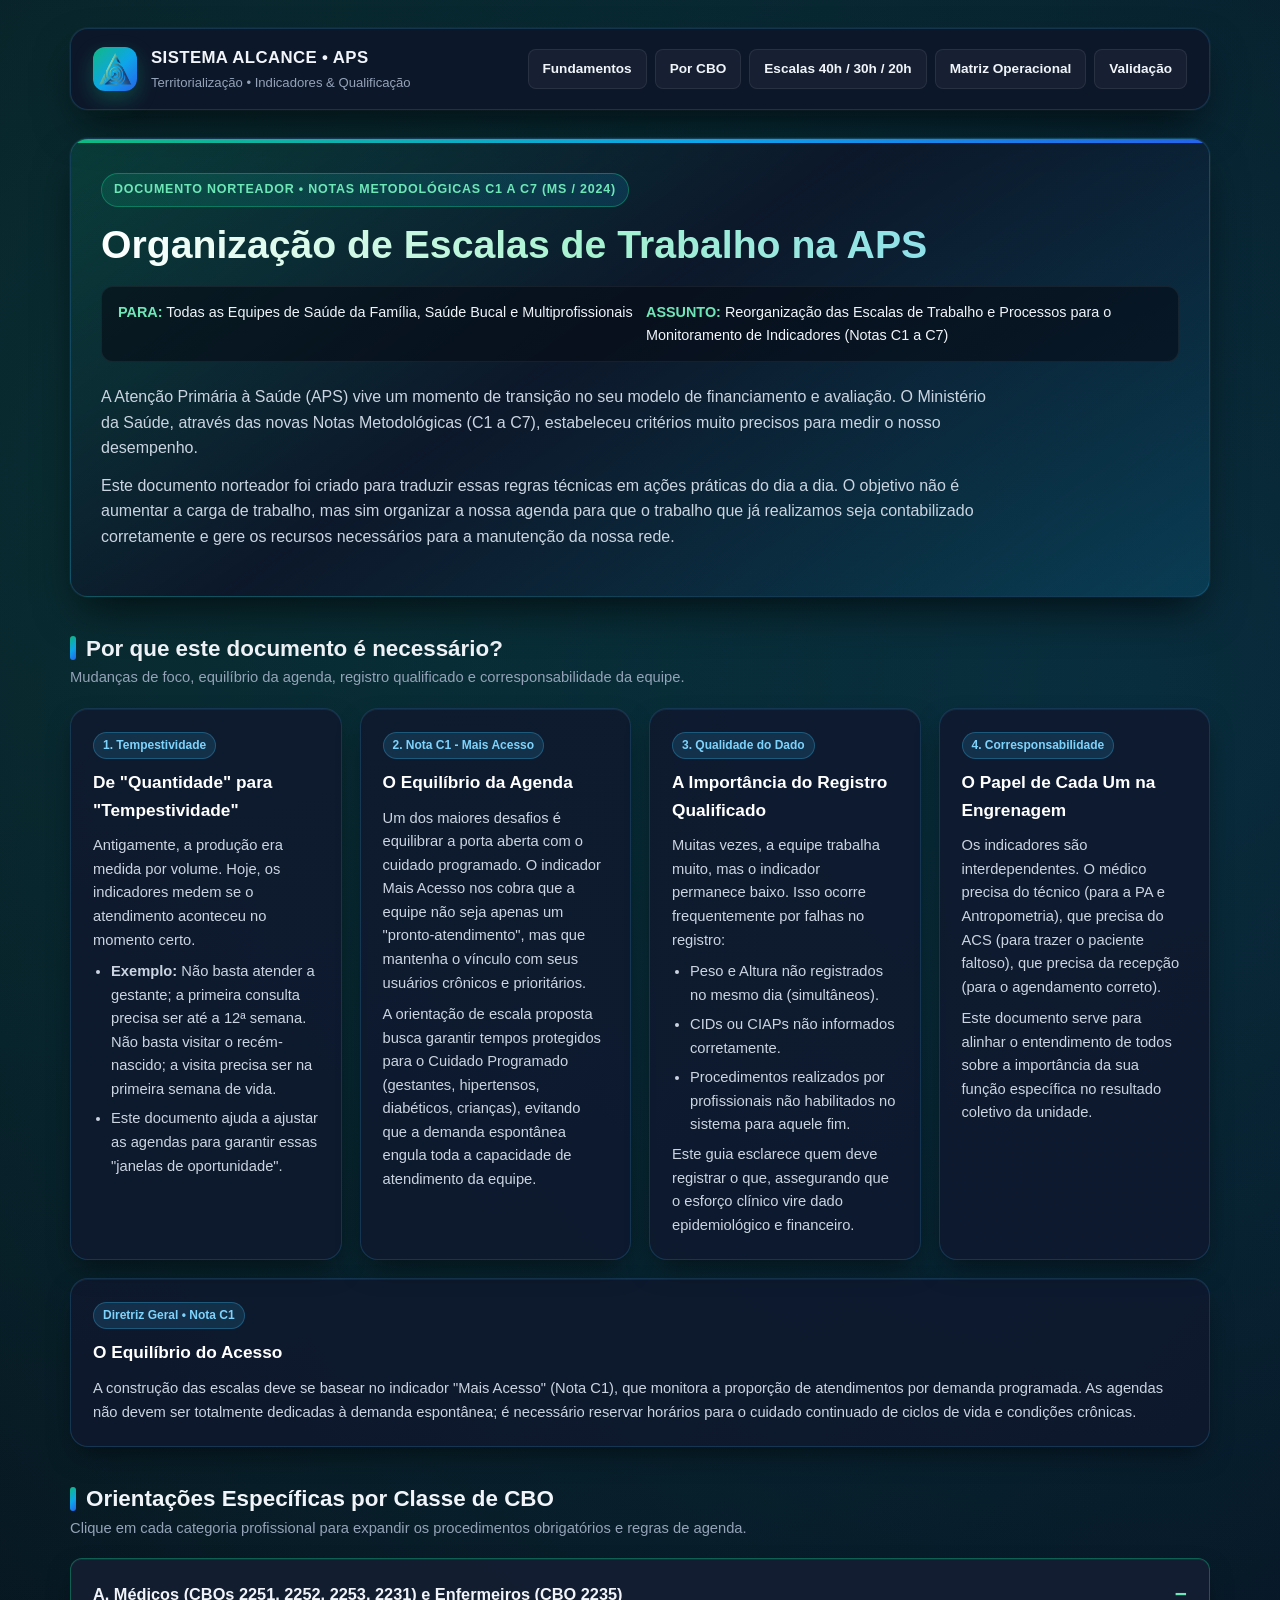
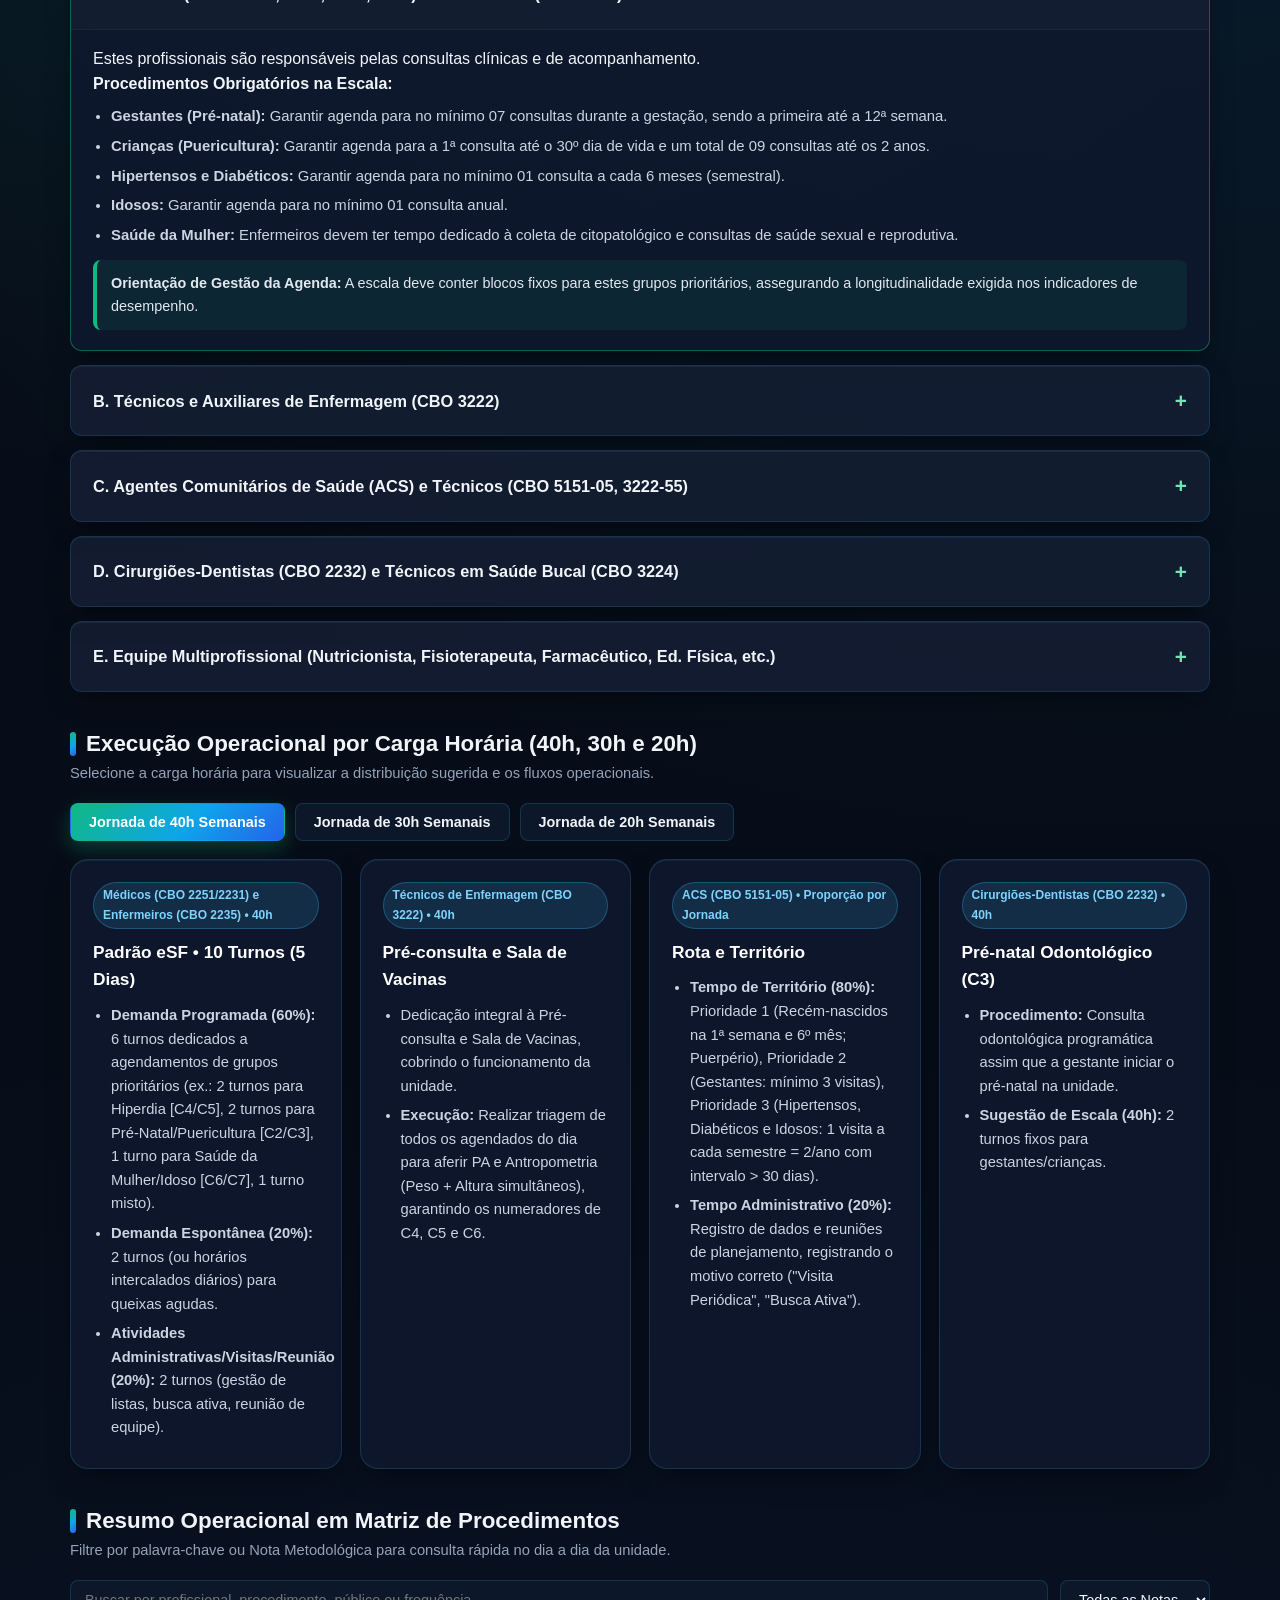
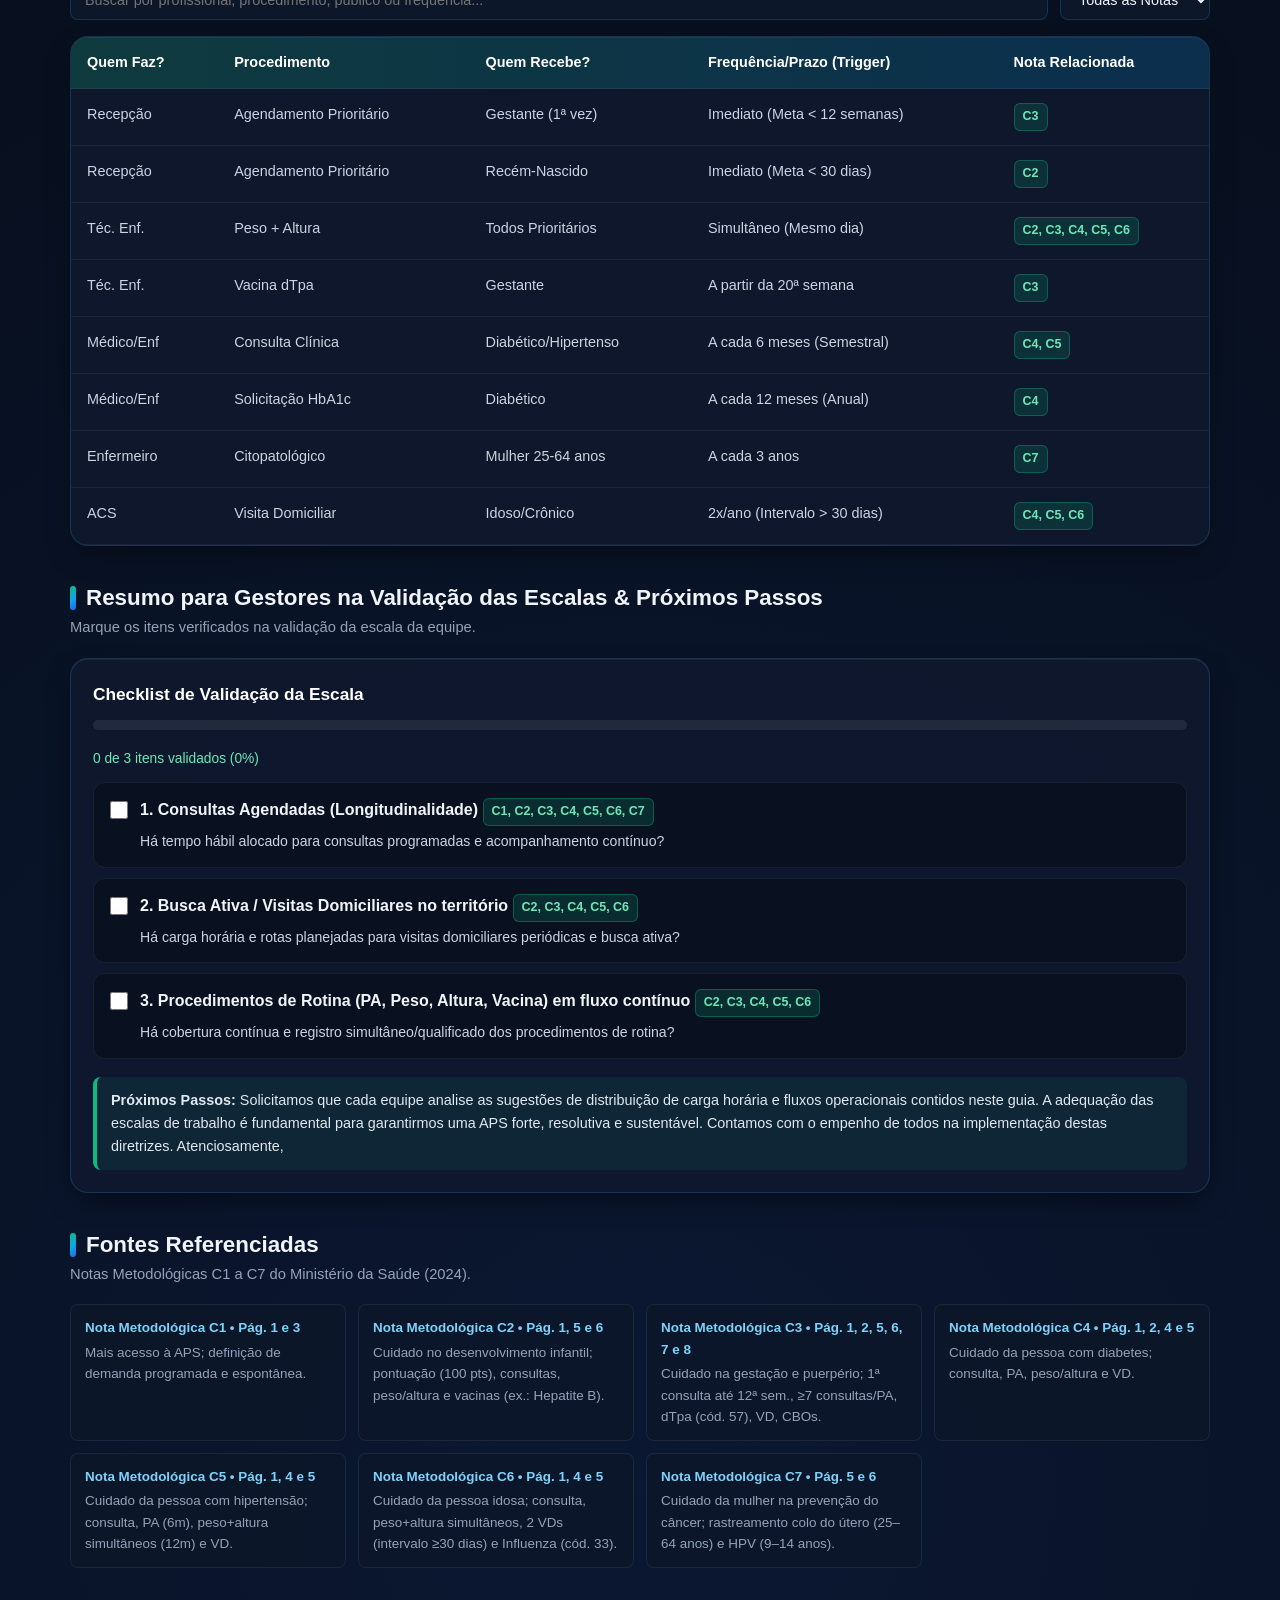
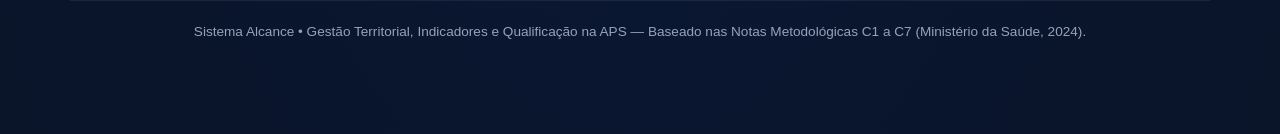
<file: organiza_aps.html>
<!DOCTYPE html>
<html lang="pt-BR">
<head>
  <!-- Google tag (gtag.js) -->
  <script async src="https://www.googletagmanager.com/gtag/js?id=G-38ZMN3E2EZ"></script>
  <script>
    window.dataLayer = window.dataLayer || [];
    function gtag(){dataLayer.push(arguments);}
    gtag('js', new Date());

    gtag('config', 'G-38ZMN3E2EZ');
  </script>

	<!-- Google Tag Manager -->
<script>(function(w,d,s,l,i){w[l]=w[l]||[];w[l].push({'gtm.start':
new Date().getTime(),event:'gtm.js'});var f=d.getElementsByTagName(s)[0],
j=d.createElement(s),dl=l!='dataLayer'?'&l='+l:'';j.async=true;j.src=
'https://www.googletagmanager.com/gtm.js?id='+i+dl;f.parentNode.insertBefore(j,f);
})(window,document,'script','dataLayer','GTM-WS24N3Z8');</script>
<!-- End Google Tag Manager -->
<meta name="google-site-verification" content="s5olmcYxA5IlNNu046cuGvx0DZepJW0EpLOAgCFvPYY" />	

<script type="application/ld+json">
{
  "@context": "https://schema.org",
  "@graph": [
    {
      "@type": "SoftwareApplication",
      "@id": "https://seudominio.com.br/#software",
      "name": "Sistema Alcance",
      "operatingSystem": "Web",
      "applicationCategory": "HealthApplication",
      "description": "Plataforma integrada voltada à gestão territorial, qualificação de e-SUS APS, indicadores de saúde e planejamento estratégico na Atenção Primária à Saúde.",
      "url": "https://alcancedab.github.io/sistemaalcance/",
      "featureList": [
        "Inteligência Territorial e Geoprocessamento",
        "Qualificação do e-SUS APS e Indicadores",
        "Gestão de Linhas de Cuidado e Atenção Temática",
        "Governança, Cadastros e Gestão de Pessoas"
      ],
      "offers": {
        "@type": "Offer",
        "price": "0",
        "priceCurrency": "BRL",
        "availability": "https://schema.org/InStock"
      },
      "author": {
        "@id": "https://alcancedab.github.io/sistemaalcance/publicacoes.html"
      }
    },
    {
      "@type": "GovernmentOrganization",
      "@id": "https://alcancedab.github.io/sistemaalcance/",
      "name": "Atenção Primária à Saúde - Sistema Alcance",
      "url": "https://alcancedab.github.io/sistemaalcance/",
      "logo": "https://alcancedab.github.io/sistemaalcance/faviconA_500x476.png",
      "knowsAbout": [
        "Atenção Primária à Saúde",
        "Territorialização e Setores Censitários IBGE",
        "Indicadores e-SUS APS",
        "Gestão de Saúde Pública"
      ]
    }
  ]
}
</script>

	<!-- Google Tag Manager -->
<script>(function(w,d,s,l,i){w[l]=w[l]||[];w[l].push({'gtm.start':
new Date().getTime(),event:'gtm.js'});var f=d.getElementsByTagName(s)[0],
j=d.createElement(s),dl=l!='dataLayer'?'&l='+l:'';j.async=true;j.src=
'https://www.googletagmanager.com/gtm.js?id='+i+dl;f.parentNode.insertBefore(j,f);
})(window,document,'script','dataLayer','GTM-M762NBXT');</script>
<!-- End Google Tag Manager -->
  <!-- Meta Tags Básicas e Configurações -->
  <meta charset="UTF-8">
  <meta name="viewport" content="width=device-width, initial-scale=1.0">
  <meta name="description" content="Sistema Alcance: Plataforma integrada para a Atenção Primária à Saúde (APS) com mapeamento territorial, gestão de equipes, acompanhamento de escalas, indicadores de saúde e ordens de serviço.">
  <meta name="keywords" content="Alcance, APS, Atenção Primária à Saúde, Estratégia Saúde da Família, ESF, eMulti, territorialização, microáreas, gestão de saúde pública, diário de bordo, DGAPS">
  <meta name="robots" content="index, follow">

  <!-- Autoria e Propriedade Intelectual -->
  <meta name="author" content="Hermes Sousa Novais, Matheus Correia Seki">
  <meta name="copyright" content="© 2026 Matheus Correia Seki, Hermes Sousa Novais. Todos os direitos reservados.">
  <meta name="designer" content="Hermes Sousa Novais, Matheus Correia Seki">
  <meta name="publisher" content="Hermes Sousa Novais, Matheus Correia Seki">

  <!-- Funcionalidades do Sistema (Metadados Personalizados e Aplicação) -->
  <meta name="application-name" content="Alcance">
  <meta name="category" content="Sistema de Gestão / Saúde / Territorialização">
  <meta name="system-features" content="Buscador de Estabelecimentos, Buscador de Profissionais, Buscador de Território, Gestão de Ordens de Serviço, Chamados e Sala de Chat Alcance">

  <!-- Open Graph (Para redes sociais como WhatsApp, LinkedIn, Facebook) -->
  <meta property="og:type" content="website">
  <meta property="og:title" content="Alcance - Sistema de Gestão e Diretoria (DGAPS)">
  <meta property="og:description" content="Plataforma de gestão com buscadores de estabelecimentos, profissionais e territórios, emissão de ordens de serviço e chat integrado.">
  <meta property="og:site_name" content="Alcance">
  <meta property="og:locale" content="pt_BR">
  <meta property="og:image" content="https://alcancedab.github.io/sistemaalcance/faviconA_500x476.png">
  
						  
																		  
																				 
  <link rel="icon" type="image/x-icon" href="faviconA_500x476.png">
  <title>Sistema Alcance • Organização de Escalas de Trabalho na APS (C1 a C7)</title>
  <style>
    :root {
      --bg-primary: #070d18;
      --bg-secondary: #0d172a;
      --bg-card: rgba(15, 25, 46, 0.88);
      --bg-card-hover: rgba(21, 35, 64, 0.96);
      --border-subtle: rgba(56, 189, 248, 0.18);
      --border-highlight: rgba(16, 185, 129, 0.45);
      --text-main: #f1f5f9;
      --text-muted: #94a3b8;
      --text-accent: #38bdf8;
      --accent-green: #10b981;
      --accent-blue: #0284c7;
      --gradient-brand: linear-gradient(135deg, #10b981 0%, #0ea5e9 55%, #2563eb 100%);
      --gradient-badge: linear-gradient(90deg, rgba(16, 185, 129, 0.16), rgba(14, 165, 233, 0.16));
      --shadow-deep: 0 20px 45px -12px rgba(0, 0, 0, 0.72), 0 0 0 1px rgba(255, 255, 255, 0.04);
      --shadow-card: 0 12px 28px -8px rgba(0, 0, 0, 0.55), inset 0 1px 0 rgba(255, 255, 255, 0.06);
      --radius-lg: 18px;
      --radius-md: 12px;
      --radius-sm: 8px;
    }

    * {
      box-sizing: border-box;
      margin: 0;
      padding: 0;
    }

    body {
      font-family: "Segoe UI", Roboto, Ubuntu, Cantarell, -apple-system, sans-serif;
      background:
        radial-gradient(circle at 12% 8%, rgba(16, 185, 129, 0.14), transparent 36%),
        radial-gradient(circle at 88% 14%, rgba(14, 165, 233, 0.16), transparent 40%),
        radial-gradient(circle at 50% 95%, rgba(37, 99, 235, 0.12), transparent 45%),
        var(--bg-primary);
      color: var(--text-main);
      line-height: 1.6;
      min-height: 100vh;
      padding-bottom: 64px;
    }

    .container {
      max-width: 1180px;
      margin: 0 auto;
      padding: 28px 20px;
    }

    /* Topbar */
    .topbar {
      display: flex;
      flex-wrap: wrap;
      align-items: center;
      justify-content: space-between;
      gap: 16px;
      background: var(--bg-secondary);
      border: 1px solid var(--border-subtle);
      border-radius: var(--radius-lg);
      padding: 16px 22px;
      box-shadow: var(--shadow-deep);
      margin-bottom: 28px;
    }

    .brand {
      display: flex;
      align-items: center;
      gap: 14px;
    }

    .brand-icon {
      width: 44px;
      height: 44px;
      border-radius: 12px;
      background: var(--gradient-brand);
      display: grid;
      place-items: center;
      font-weight: 800;
      font-size: 1.1rem;
      color: #ffffff;
      box-shadow: 0 8px 20px rgba(16, 185, 129, 0.3);
    }

    .brand-title {
      font-size: 1.05rem;
      font-weight: 700;
      letter-spacing: 0.4px;
    }

    .brand-sub {
      font-size: 0.82rem;
      color: var(--text-muted);
    }

    .nav-pills {
      display: flex;
      flex-wrap: wrap;
      gap: 8px;
    }

    .nav-pill {
      text-decoration: none;
      color: var(--text-main);
      font-size: 0.85rem;
      font-weight: 600;
      padding: 8px 14px;
      border-radius: var(--radius-sm);
      background: rgba(255, 255, 255, 0.04);
      border: 1px solid rgba(255, 255, 255, 0.08);
      transition: all 0.2s ease;
    }

    .nav-pill:hover {
      background: var(--gradient-brand);
      border-color: transparent;
      color: #fff;
      transform: translateY(-1px);
    }

    /* Hero */
    .hero {
      background: linear-gradient(145deg, rgba(16, 185, 129, 0.14) 0%, rgba(13, 23, 42, 0.95) 45%, rgba(14, 165, 233, 0.14) 100%);
      border: 1px solid var(--border-subtle);
      border-radius: var(--radius-lg);
      padding: 34px 30px;
      box-shadow: var(--shadow-deep);
      margin-bottom: 28px;
      position: relative;
      overflow: hidden;
    }

    .hero::before {
      content: "";
      position: absolute;
      top: 0;
      left: 0;
      right: 0;
      height: 4px;
      background: var(--gradient-brand);
    }

    .kicker {
      display: inline-flex;
      align-items: center;
      gap: 8px;
      font-size: 0.78rem;
      font-weight: 700;
      text-transform: uppercase;
      letter-spacing: 0.8px;
      padding: 6px 12px;
      border-radius: 999px;
      background: var(--gradient-badge);
      border: 1px solid var(--border-highlight);
      color: #6ee7b7;
      margin-bottom: 14px;
    }

    .hero h1 {
      font-size: clamp(1.65rem, 3.2vw, 2.45rem);
      line-height: 1.2;
      font-weight: 800;
      margin-bottom: 12px;
      background: linear-gradient(90deg, #ffffff 0%, #a7f3d0 45%, #7dd3fc 100%);
      -webkit-background-clip: text;
      -webkit-text-fill-color: transparent;
    }

    .hero-meta {
      display: grid;
      grid-template-columns: repeat(auto-fit, minmax(240px, 1fr));
      gap: 12px;
      margin: 18px 0 22px;
      padding: 14px 16px;
      border-radius: var(--radius-md);
      background: rgba(7, 13, 24, 0.65);
      border: 1px solid rgba(255, 255, 255, 0.06);
      font-size: 0.9rem;
    }

    .hero-meta strong {
      color: #6ee7b7;
    }

    .hero p {
      color: #cbd5e1;
      max-width: 900px;
      margin-bottom: 12px;
    }

    /* Sections */
    .section {
      margin-top: 34px;
    }

    .section-header {
      display: flex;
      flex-wrap: wrap;
      align-items: flex-end;
      justify-content: space-between;
      gap: 12px;
      margin-bottom: 18px;
    }

    .section-title {
      font-size: 1.4rem;
      font-weight: 700;
      display: flex;
      align-items: center;
      gap: 10px;
    }

    .section-title::before {
      content: "";
      width: 6px;
      height: 24px;
      border-radius: 4px;
      background: var(--gradient-brand);
    }

    .section-desc {
      color: var(--text-muted);
      font-size: 0.92rem;
    }

    /* Cards Grid */
    .grid-2 {
      display: grid;
      grid-template-columns: repeat(auto-fit, minmax(270px, 1fr));
      gap: 18px;
    }

    .grid-3 {
      display: grid;
      grid-template-columns: repeat(auto-fit, minmax(310px, 1fr));
      gap: 18px;
    }

    .card {
      background: var(--bg-card);
      border: 1px solid var(--border-subtle);
      border-radius: var(--radius-lg);
      padding: 22px;
      box-shadow: var(--shadow-card);
      transition: transform 0.22s ease, border-color 0.22s ease, background 0.22s ease;
    }

    .card:hover {
      transform: translateY(-3px);
      background: var(--bg-card-hover);
      border-color: var(--border-highlight);
    }

    .card h3 {
      font-size: 1.08rem;
      margin-bottom: 10px;
      color: #ffffff;
    }

    .card p, .card li {
      font-size: 0.92rem;
      color: #cbd5e1;
    }

    .card ul {
      padding-left: 18px;
      margin-top: 8px;
    }

    .card li {
      margin-bottom: 6px;
    }

    .tag {
      display: inline-block;
      font-size: 0.75rem;
      font-weight: 700;
      padding: 3px 9px;
      border-radius: 999px;
      background: rgba(56, 189, 248, 0.14);
      color: #7dd3fc;
      border: 1px solid rgba(56, 189, 248, 0.28);
      margin-bottom: 10px;
    }

    /* Interactive Workload Switcher */
    .switcher-bar {
      display: flex;
      flex-wrap: wrap;
      gap: 10px;
      margin-bottom: 18px;
    }

    .btn-carga {
      cursor: pointer;
      border: 1px solid var(--border-subtle);
      background: var(--bg-secondary);
      color: var(--text-main);
      padding: 10px 18px;
      border-radius: var(--radius-sm);
      font-weight: 700;
      font-size: 0.9rem;
      transition: all 0.2s ease;
    }

    .btn-carga.active, .btn-carga:hover {
      background: var(--gradient-brand);
      border-color: transparent;
      color: #ffffff;
      box-shadow: 0 8px 20px rgba(16, 185, 129, 0.28);
    }

    .workload-panel {
      display: none;
    }

    .workload-panel.active {
      display: block;
    }

    /* Accordion / Details */
    details.cbo-box {
      background: var(--bg-card);
      border: 1px solid var(--border-subtle);
      border-radius: var(--radius-md);
      margin-bottom: 14px;
      box-shadow: var(--shadow-card);
      overflow: hidden;
    }

    details.cbo-box[open] {
      border-color: var(--border-highlight);
    }

    details.cbo-box summary {
      list-style: none;
      cursor: pointer;
      padding: 18px 22px;
      font-weight: 700;
      font-size: 1.02rem;
      display: flex;
      align-items: center;
      justify-content: space-between;
      gap: 12px;
      background: rgba(255, 255, 255, 0.02);
    }

    details.cbo-box summary::-webkit-details-marker {
      display: none;
    }

    details.cbo-box summary::after {
      content: "+";
      font-size: 1.3rem;
      color: #6ee7b7;
      font-weight: 800;
    }

    details.cbo-box[open] summary::after {
      content: "−";
    }

    .cbo-content {
      padding: 0 22px 20px;
      border-top: 1px solid rgba(255, 255, 255, 0.06);
      padding-top: 16px;
    }

    .cbo-content ul {
      padding-left: 18px;
      margin: 8px 0 12px;
    }

    .cbo-content li {
      margin-bottom: 6px;
      color: #cbd5e1;
      font-size: 0.93rem;
    }

    .callout {
      margin-top: 10px;
      padding: 12px 14px;
      border-radius: var(--radius-sm);
      background: rgba(16, 185, 129, 0.09);
      border-left: 4px solid var(--accent-green);
      font-size: 0.9rem;
      color: #e2e8f0;
    }

    /* Filter & Matrix Table */
    .controls-row {
      display: flex;
      flex-wrap: wrap;
      gap: 12px;
      margin-bottom: 16px;
    }

    .search-input, .select-nota {
      background: var(--bg-secondary);
      border: 1px solid var(--border-subtle);
      color: var(--text-main);
      padding: 10px 14px;
      border-radius: var(--radius-sm);
      font-size: 0.9rem;
      outline: none;
    }

    .search-input {
      flex: 1 1 260px;
    }

    .search-input:focus, .select-nota:focus {
      border-color: var(--accent-green);
    }

    .table-wrap {
      overflow-x: auto;
      background: var(--bg-card);
      border: 1px solid var(--border-subtle);
      border-radius: var(--radius-lg);
      box-shadow: var(--shadow-card);
    }

    table {
      width: 100%;
      border-collapse: collapse;
      text-align: left;
      font-size: 0.9rem;
    }

    thead {
      background: linear-gradient(90deg, rgba(16, 185, 129, 0.22), rgba(2, 132, 199, 0.22));
    }

    th, td {
      padding: 14px 16px;
      border-bottom: 1px solid rgba(255, 255, 255, 0.06);
      vertical-align: top;
    }

    th {
      font-weight: 700;
      color: #ffffff;
      white-space: nowrap;
    }

    td {
      color: #cbd5e1;
    }

    tbody tr:hover {
      background: rgba(255, 255, 255, 0.03);
    }

    .nota-pill {
      display: inline-block;
      padding: 3px 8px;
      border-radius: 6px;
      font-size: 0.78rem;
      font-weight: 700;
      background: rgba(16, 185, 129, 0.16);
      color: #6ee7b7;
      border: 1px solid rgba(16, 185, 129, 0.35);
      white-space: nowrap;
    }

    /* Checklist Gestores */
    .checklist-item {
      display: flex;
      align-items: flex-start;
      gap: 12px;
      padding: 14px 16px;
      border-radius: var(--radius-md);
      background: rgba(7, 13, 24, 0.55);
      border: 1px solid rgba(255, 255, 255, 0.06);
      margin-bottom: 10px;
      cursor: pointer;
    }

    .checklist-item input[type="checkbox"] {
      margin-top: 4px;
      width: 18px;
      height: 18px;
      accent-color: #10b981;
      cursor: pointer;
    }

    .progress-bar-bg {
      width: 100%;
      height: 10px;
      background: rgba(255, 255, 255, 0.08);
      border-radius: 999px;
      overflow: hidden;
      margin: 12px 0 18px;
    }

    .progress-bar-fill {
      height: 100%;
      width: 0%;
      background: var(--gradient-brand);
      transition: width 0.25s ease;
    }

    /* Sources */
    .sources-grid {
      display: grid;
      grid-template-columns: repeat(auto-fit, minmax(260px, 1fr));
      gap: 12px;
    }

    .source-chip {
      background: rgba(13, 23, 42, 0.85);
      border: 1px solid rgba(255, 255, 255, 0.07);
      border-radius: var(--radius-sm);
      padding: 12px 14px;
      font-size: 0.84rem;
      color: var(--text-muted);
    }

    .source-chip strong {
      display: block;
      color: #7dd3fc;
      margin-bottom: 3px;
    }

    .footer-note {
      margin-top: 32px;
      text-align: center;
      color: var(--text-muted);
      font-size: 0.85rem;
      padding-top: 20px;
      border-top: 1px solid rgba(255, 255, 255, 0.07);
    }

    @media print {
      body {
        background: #fff;
        color: #111;
      }
      .topbar, .switcher-bar, .controls-row, .btn-carga {
        display: none;
      }
      .card, details.cbo-box, .table-wrap, .hero {
        box-shadow: none;
        border: 1px solid #ccc;
        background: #fff;
        color: #111;
      }
      .workload-panel {
        display: block !important;
      }
    }
  </style>
</head>
<body>
  <div class="container">
    <!-- Barra Superior -->
    <header class="topbar">
      <div class="brand">
        <div class="brand-icon">        <img src="faviconA_500x476.png" alt="Logo Intranet" style="width: 36px; height: 36px;"></div>
        <div>
          <div class="brand-title">SISTEMA ALCANCE • APS</div>
          <div class="brand-sub">Territorialização • Indicadores &amp; Qualificação</div>
        </div>
      </div>
      <nav class="nav-pills" aria-label="Navegação do documento">
        <a class="nav-pill" href="#fundamentos">Fundamentos</a>
        <a class="nav-pill" href="#cbo">Por CBO</a>
        <a class="nav-pill" href="#cargas">Escalas 40h / 30h / 20h</a>
        <a class="nav-pill" href="#matriz">Matriz Operacional</a>
        <a class="nav-pill" href="#validacao">Validação</a>
      </nav>
    </header>

    <!-- Cabeçalho Principal -->
    <section class="hero">
      <div class="kicker">Documento Norteador • Notas Metodológicas C1 a C7 (MS / 2024)</div>
      <h1>Organização de Escalas de Trabalho na APS</h1>
      <div class="hero-meta">
        <div><strong>PARA:</strong> Todas as Equipes de Saúde da Família, Saúde Bucal e Multiprofissionais</div>
        <div><strong>ASSUNTO:</strong> Reorganização das Escalas de Trabalho e Processos para o Monitoramento de Indicadores (Notas C1 a C7)</div>
      </div>
      <p>
        A Atenção Primária à Saúde (APS) vive um momento de transição no seu modelo de financiamento e avaliação. O Ministério da Saúde, através das novas Notas Metodológicas (C1 a C7), estabeleceu critérios muito precisos para medir o nosso desempenho.
      </p>
      <p>
        Este documento norteador foi criado para traduzir essas regras técnicas em ações práticas do dia a dia. O objetivo não é aumentar a carga de trabalho, mas sim organizar a nossa agenda para que o trabalho que já realizamos seja contabilizado corretamente e gere os recursos necessários para a manutenção da nossa rede.
      </p>
    </section>

    <!-- Por que este documento é necessário + 4 Eixos -->
    <section id="fundamentos" class="section">
      <div class="section-header">
        <div>
          <h2 class="section-title">Por que este documento é necessário?</h2>
          <p class="section-desc">Mudanças de foco, equilíbrio da agenda, registro qualificado e corresponsabilidade da equipe.</p>
        </div>
      </div>

      <div class="grid-2">
        <article class="card">
          <span class="tag">1. Tempestividade</span>
          <h3>De "Quantidade" para "Tempestividade"</h3>
          <p>Antigamente, a produção era medida por volume. Hoje, os indicadores medem se o atendimento aconteceu no momento certo.</p>
          <ul>
            <li><strong>Exemplo:</strong> Não basta atender a gestante; a primeira consulta precisa ser até a 12ª semana. Não basta visitar o recém-nascido; a visita precisa ser na primeira semana de vida.</li>
            <li>Este documento ajuda a ajustar as agendas para garantir essas "janelas de oportunidade".</li>
          </ul>
        </article>

        <article class="card">
          <span class="tag">2. Nota C1 - Mais Acesso</span>
          <h3>O Equilíbrio da Agenda</h3>
          <p>Um dos maiores desafios é equilibrar a porta aberta com o cuidado programado. O indicador Mais Acesso nos cobra que a equipe não seja apenas um "pronto-atendimento", mas que mantenha o vínculo com seus usuários crônicos e prioritários.</p>
          <p style="margin-top:8px;">A orientação de escala proposta busca garantir tempos protegidos para o Cuidado Programado (gestantes, hipertensos, diabéticos, crianças), evitando que a demanda espontânea engula toda a capacidade de atendimento da equipe.</p>
        </article>

        <article class="card">
          <span class="tag">3. Qualidade do Dado</span>
          <h3>A Importância do Registro Qualificado</h3>
          <p>Muitas vezes, a equipe trabalha muito, mas o indicador permanece baixo. Isso ocorre frequentemente por falhas no registro:</p>
          <ul>
            <li>Peso e Altura não registrados no mesmo dia (simultâneos).</li>
            <li>CIDs ou CIAPs não informados corretamente.</li>
            <li>Procedimentos realizados por profissionais não habilitados no sistema para aquele fim.</li>
          </ul>
          <p>Este guia esclarece quem deve registrar o que, assegurando que o esforço clínico vire dado epidemiológico e financeiro.</p>
        </article>

        <article class="card">
          <span class="tag">4. Corresponsabilidade</span>
          <h3>O Papel de Cada Um na Engrenagem</h3>
          <p>Os indicadores são interdependentes. O médico precisa do técnico (para a PA e Antropometria), que precisa do ACS (para trazer o paciente faltoso), que precisa da recepção (para o agendamento correto).</p>
          <p style="margin-top:8px;">Este documento serve para alinhar o entendimento de todos sobre a importância da sua função específica no resultado coletivo da unidade.</p>
        </article>
      </div>

      <div class="card" style="margin-top:18px;">
        <span class="tag">Diretriz Geral • Nota C1</span>
        <h3>O Equilíbrio do Acesso</h3>
        <p>A construção das escalas deve se basear no indicador "Mais Acesso" (Nota C1), que monitora a proporção de atendimentos por demanda programada. As agendas não devem ser totalmente dedicadas à demanda espontânea; é necessário reservar horários para o cuidado continuado de ciclos de vida e condições crônicas.</p>
      </div>
    </section>

    <!-- Orientações Específicas por Classe de CBO -->
    <section id="cbo" class="section">
      <div class="section-header">
        <div>
          <h2 class="section-title">Orientações Específicas por Classe de CBO</h2>
          <p class="section-desc">Clique em cada categoria profissional para expandir os procedimentos obrigatórios e regras de agenda.</p>
        </div>
      </div>

      <details class="cbo-box" open>
        <summary>A. Médicos (CBOs 2251, 2252, 2253, 2231) e Enfermeiros (CBO 2235)</summary>
        <div class="cbo-content">
          <p>Estes profissionais são responsáveis pelas consultas clínicas e de acompanhamento.</p>
          <strong>Procedimentos Obrigatórios na Escala:</strong>
          <ul>
            <li><strong>Gestantes (Pré-natal):</strong> Garantir agenda para no mínimo 07 consultas durante a gestação, sendo a primeira até a 12ª semana.</li>
            <li><strong>Crianças (Puericultura):</strong> Garantir agenda para a 1ª consulta até o 30º dia de vida e um total de 09 consultas até os 2 anos.</li>
            <li><strong>Hipertensos e Diabéticos:</strong> Garantir agenda para no mínimo 01 consulta a cada 6 meses (semestral).</li>
            <li><strong>Idosos:</strong> Garantir agenda para no mínimo 01 consulta anual.</li>
            <li><strong>Saúde da Mulher:</strong> Enfermeiros devem ter tempo dedicado à coleta de citopatológico e consultas de saúde sexual e reprodutiva.</li>
          </ul>
          <div class="callout">
            <strong>Orientação de Gestão da Agenda:</strong> A escala deve conter blocos fixos para estes grupos prioritários, assegurando a longitudinalidade exigida nos indicadores de desempenho.
          </div>
        </div>
      </details>

      <details class="cbo-box">
        <summary>B. Técnicos e Auxiliares de Enfermagem (CBO 3222)</summary>
        <div class="cbo-content">
          <p>A escala deve focar no suporte aos procedimentos técnicos e vacinação.</p>
          <strong>Procedimentos Obrigatórios na Escala:</strong>
          <ul>
            <li><strong>Aferição de Pressão Arterial (PA):</strong> Obrigatória semestralmente para hipertensos, diabéticos e 7 vezes na gestação.</li>
            <li><strong>Antropometria (Peso e Altura):</strong> O registro deve ser simultâneo (mesmo dia). Obrigatório anualmente para idosos, diabéticos, hipertensos; 7 vezes na gestação e 9 vezes na criança até 2 anos.</li>
            <li><strong>Vacinação:</strong> Aplicação e registro de vacinas para crianças (esquema básico), gestantes (dTpa a partir da 20ª semana), idosos (Influenza) e meninas de 9–14 anos (HPV).</li>
          </ul>
          <div class="callout">
            <strong>Orientação de Gestão da Agenda:</strong> A escala deve cobrir todo o horário de funcionamento para garantir a pré-consulta (PA e Antropometria) e o funcionamento ininterrupto da sala de vacina.
          </div>
        </div>
      </details>

      <details class="cbo-box">
        <summary>C. Agentes Comunitários de Saúde (ACS) e Técnicos (CBO 5151-05, 3222-55)</summary>
        <div class="cbo-content">
          <p>A escala deve priorizar a Visita Domiciliar (VD) programada.</p>
          <strong>Procedimentos Obrigatórios na Escala:</strong>
          <ul>
            <li><strong>Crianças:</strong> 1ª VD até o 30º dia de vida e a 2ª até o 6º mês.</li>
            <li><strong>Gestantes:</strong> Mínimo de 03 VDs durante a gestação e 01 VD no puerpério.</li>
            <li><strong>Crônicos (Hipertensão/Diabetes):</strong> Mínimo de 02 VDs ao ano, com intervalo mínimo de 30 dias entre elas.</li>
            <li><strong>Idosos:</strong> Mínimo de 02 VDs ao ano, com intervalo mínimo de 30 dias entre elas.</li>
          </ul>
          <div class="callout">
            <strong>Orientação de Gestão da Agenda:</strong> A escala deve alocar a maior parte da carga horária para o território, com rotas planejadas especificamente para cumprir a periodicidade dos grupos acima.
          </div>
        </div>
      </details>

      <details class="cbo-box">
        <summary>D. Cirurgiões-Dentistas (CBO 2232) e Técnicos em Saúde Bucal (CBO 3224)</summary>
        <div class="cbo-content">
          <p>Atenção especial ao cuidado da gestante.</p>
          <strong>Procedimentos Obrigatórios na Escala:</strong>
          <ul>
            <li><strong>Gestantes:</strong> Realização de pelo menos 01 consulta/atividade odontológica durante a gestação.</li>
          </ul>
          <div class="callout">
            <strong>Orientação de Gestão da Agenda:</strong> Criar vagas de referência ou horários protegidos para o pré-natal odontológico.
          </div>
        </div>
      </details>

      <details class="cbo-box">
        <summary>E. Equipe Multiprofissional (Nutricionista, Fisioterapeuta, Farmacêutico, Ed. Física, etc.)</summary>
        <div class="cbo-content">
          <strong>Procedimentos Obrigatórios na Escala:</strong>
          <ul>
            <li><strong>Pé Diabético:</strong> Fisioterapeutas e Enfermeiros devem realizar a avaliação dos pés em pessoas com diabetes (mínimo 1x ao ano).</li>
            <li><strong>Suporte ao Cuidado:</strong> Profissionais como Nutricionistas e Farmacêuticos podem realizar consultas e atividades educativas que apoiam o monitoramento de crônicos.</li>
          </ul>
        </div>
      </details>
    </section>

    <!-- Execução Operacional por Carga Horária -->
    <section id="cargas" class="section">
      <div class="section-header">
        <div>
          <h2 class="section-title">Execução Operacional por Carga Horária (40h, 30h e 20h)</h2>
          <p class="section-desc">Selecione a carga horária para visualizar a distribuição sugerida e os fluxos operacionais.</p>
        </div>
      </div>

      <div class="switcher-bar" role="tablist" aria-label="Carga horária semanal">
        <button class="btn-carga active" data-target="carga-40" role="tab" aria-selected="true">Jornada de 40h Semanais</button>
        <button class="btn-carga" data-target="carga-30" role="tab" aria-selected="false">Jornada de 30h Semanais</button>
        <button class="btn-carga" data-target="carga-20" role="tab" aria-selected="false">Jornada de 20h Semanais</button>
      </div>

      <!-- 40h -->
      <div id="carga-40" class="workload-panel active">
        <div class="grid-2">
          <div class="card">
            <span class="tag">Médicos (CBO 2251/2231) e Enfermeiros (CBO 2235) • 40h</span>
            <h3>Padrão eSF • 10 Turnos (5 Dias)</h3>
            <ul>
              <li><strong>Demanda Programada (60%):</strong> 6 turnos dedicados a agendamentos de grupos prioritários (ex.: 2 turnos para Hiperdia [C4/C5], 2 turnos para Pré-Natal/Puericultura [C2/C3], 1 turno para Saúde da Mulher/Idoso [C6/C7], 1 turno misto).</li>
              <li><strong>Demanda Espontânea (20%):</strong> 2 turnos (ou horários intercalados diários) para queixas agudas.</li>
              <li><strong>Atividades Administrativas/Visitas/Reunião (20%):</strong> 2 turnos (gestão de listas, busca ativa, reunião de equipe).</li>
            </ul>
          </div>

          <div class="card">
            <span class="tag">Técnicos de Enfermagem (CBO 3222) • 40h</span>
            <h3>Pré-consulta e Sala de Vacinas</h3>
            <ul>
              <li>Dedicação integral à Pré-consulta e Sala de Vacinas, cobrindo o funcionamento da unidade.</li>
              <li><strong>Execução:</strong> Realizar triagem de todos os agendados do dia para aferir PA e Antropometria (Peso + Altura simultâneos), garantindo os numeradores de C4, C5 e C6.</li>
            </ul>
          </div>

          <div class="card">
            <span class="tag">ACS (CBO 5151-05) • Proporção por Jornada</span>
            <h3>Rota e Território</h3>
            <ul>
              <li><strong>Tempo de Território (80%):</strong> Prioridade 1 (Recém-nascidos na 1ª semana e 6º mês; Puerpério), Prioridade 2 (Gestantes: mínimo 3 visitas), Prioridade 3 (Hipertensos, Diabéticos e Idosos: 1 visita a cada semestre = 2/ano com intervalo &gt; 30 dias).</li>
              <li><strong>Tempo Administrativo (20%):</strong> Registro de dados e reuniões de planejamento, registrando o motivo correto ("Visita Periódica", "Busca Ativa").</li>
            </ul>
          </div>

          <div class="card">
            <span class="tag">Cirurgiões-Dentistas (CBO 2232) • 40h</span>
            <h3>Pré-natal Odontológico (C3)</h3>
            <ul>
              <li><strong>Procedimento:</strong> Consulta odontológica programática assim que a gestante iniciar o pré-natal na unidade.</li>
              <li><strong>Sugestão de Escala (40h):</strong> 2 turnos fixos para gestantes/crianças.</li>
            </ul>
          </div>
        </div>
      </div>

      <!-- 30h -->
      <div id="carga-30" class="workload-panel">
        <div class="grid-2">
          <div class="card">
            <span class="tag">Médicos (CBO 2251/2231) e Enfermeiros (CBO 2235) • 30h</span>
            <h3>Aproximadamente 6 a 7 Turnos</h3>
            <ul>
              <li><strong>Estratégia:</strong> Reduzir a segmentação por grupos. Usar "Blocos de Cuidado" mistos.</li>
              <li><strong>Execução:</strong> Garantir agenda protegida diária para Pré-natal (prioridade máxima devido às 7 consultas exigidas). Agrupar Hipertensos e Diabéticos em turnos específicos para otimizar aferição de PA e Antropometria em fluxo.</li>
            </ul>
          </div>

          <div class="card">
            <span class="tag">Técnicos de Enfermagem (CBO 3222) • 30h/20h</span>
            <h3>Fluxo Agendado com Antecedência</h3>
            <ul>
              <li>Em equipes com carga horária reduzida, o fluxo deve ser <strong>Agendado</strong>.</li>
              <li><strong>Execução:</strong> Paciente chega 15 minutos antes da consulta médica/enfermeiro para realizar os procedimentos (evitando pré-consulta "livre" e perda de dados). Focar na vacinação de gestantes (dTpa) e crianças nos horários de pico.</li>
            </ul>
          </div>

          <div class="card">
            <span class="tag">ACS (CBO 5151-05) • Proporção por Jornada</span>
            <h3>Rota e Território</h3>
            <ul>
              <li><strong>Tempo de Território (80%):</strong> Prioridade 1 (RN 1ª semana/6º mês e Puerpério), Prioridade 2 (Gestantes: mín. 3 visitas), Prioridade 3 (Crônicos e Idosos: 2x/ano, 1 por semestre, intervalo &gt; 30 dias).</li>
              <li><strong>Tempo Administrativo (20%):</strong> Registro de dados e reuniões ("Visita Periódica", "Busca Ativa").</li>
            </ul>
          </div>

          <div class="card">
            <span class="tag">Cirurgiões-Dentistas (CBO 2232) • 30h/20h</span>
            <h3>Vagas Protegidas para Gestantes</h3>
            <ul>
              <li><strong>Sugestão de Escala (20h/30h):</strong> 1 horário por dia reservado para "Encaixe de Gestante" encaminhada pelo médico/enfermeiro, garantindo que ela não saia da unidade sem o agendamento odontológico.</li>
            </ul>
          </div>
        </div>
      </div>

      <!-- 20h -->
      <div id="carga-20" class="workload-panel">
        <div class="grid-2">
          <div class="card">
            <span class="tag">Médicos (CBO 2251/2231) e Enfermeiros (CBO 2235) • 20h</span>
            <h3>Padrão eAP • 4 a 5 Turnos (Alta Densidade)</h3>
            <ul>
              <li>Evitar turnos exclusivos de "Demanda Espontânea"; acolher nos intervalos dos agendados.</li>
              <li><strong>Foco Total nas Metas Críticas:</strong> Priorizar Gestantes (mensal) e Crianças &lt; 1 ano (mensal/bimestral).</li>
              <li><strong>Crônicos (C4/C5):</strong> Garantir consulta semestral obrigatória; se o paciente estiver estável, intercalar com a Enfermagem.</li>
            </ul>
          </div>

          <div class="card">
            <span class="tag">Técnicos de Enfermagem (CBO 3222) • 20h/30h</span>
            <h3>Fluxo Agendado com Antecedência</h3>
            <ul>
              <li>Paciente chega 15 minutos antes da consulta para aferição e antropometria, evitando perda de dados.</li>
              <li>Priorizar vacinação de gestantes (dTpa) e crianças nos horários de pico.</li>
            </ul>
          </div>

          <div class="card">
            <span class="tag">ACS (CBO 5151-05) • Proporção por Jornada</span>
            <h3>Rota e Território</h3>
            <ul>
              <li><strong>Tempo de Território (80%):</strong> Prioridade 1 (RN e Puerpério), Prioridade 2 (Gestantes), Prioridade 3 (Crônicos e Idosos: 2x/ano com intervalo &gt; 30 dias).</li>
              <li><strong>Tempo Administrativo (20%):</strong> Registro de dados e reuniões com motivo correto.</li>
            </ul>
          </div>

          <div class="card">
            <span class="tag">Cirurgiões-Dentistas (CBO 2232) • 20h/30h</span>
            <h3>Encaixe Diário de Gestante</h3>
            <ul>
              <li>1 horário por dia reservado para "Encaixe de Gestante" encaminhada pelo médico/enfermeiro, garantindo agendamento odontológico antes da saída da unidade.</li>
            </ul>
          </div>
        </div>
      </div>
    </section>

    <!-- Resumo Operacional em Matriz de Procedimentos -->
    <section id="matriz" class="section">
      <div class="section-header">
        <div>
          <h2 class="section-title">Resumo Operacional em Matriz de Procedimentos</h2>
          <p class="section-desc">Filtre por palavra-chave ou Nota Metodológica para consulta rápida no dia a dia da unidade.</p>
        </div>
      </div>

      <div class="controls-row">
        <input id="buscaMatriz" class="search-input" type="search" placeholder="Buscar por profissional, procedimento, público ou frequência..." />
        <select id="filtroNota" class="select-nota" aria-label="Filtrar por Nota">
          <option value="TODAS">Todas as Notas</option>
          <option value="C2">Nota C2</option>
          <option value="C3">Nota C3</option>
          <option value="C4">Nota C4</option>
          <option value="C5">Nota C5</option>
          <option value="C6">Nota C6</option>
          <option value="C7">Nota C7</option>
        </select>
      </div>

      <div class="table-wrap">
        <table id="tabelaMatriz">
          <thead>
            <tr>
              <th>Quem Faz?</th>
              <th>Procedimento</th>
              <th>Quem Recebe?</th>
              <th>Frequência/Prazo (Trigger)</th>
              <th>Nota Relacionada</th>
            </tr>
          </thead>
          <tbody>
            <tr data-notas="C3">
              <td>Recepção</td>
              <td>Agendamento Prioritário</td>
              <td>Gestante (1ª vez)</td>
              <td>Imediato (Meta &lt; 12 semanas)</td>
              <td><span class="nota-pill">C3</span></td>
            </tr>
            <tr data-notas="C2">
              <td>Recepção</td>
              <td>Agendamento Prioritário</td>
              <td>Recém-Nascido</td>
              <td>Imediato (Meta &lt; 30 dias)</td>
              <td><span class="nota-pill">C2</span></td>
            </tr>
            <tr data-notas="C2 C3 C4 C5 C6">
              <td>Téc. Enf.</td>
              <td>Peso + Altura</td>
              <td>Todos Prioritários</td>
              <td>Simultâneo (Mesmo dia)</td>
              <td><span class="nota-pill">C2, C3, C4, C5, C6</span></td>
            </tr>
            <tr data-notas="C3">
              <td>Téc. Enf.</td>
              <td>Vacina dTpa</td>
              <td>Gestante</td>
              <td>A partir da 20ª semana</td>
              <td><span class="nota-pill">C3</span></td>
            </tr>
            <tr data-notas="C4 C5">
              <td>Médico/Enf</td>
              <td>Consulta Clínica</td>
              <td>Diabético/Hipertenso</td>
              <td>A cada 6 meses (Semestral)</td>
              <td><span class="nota-pill">C4, C5</span></td>
            </tr>
            <tr data-notas="C4">
              <td>Médico/Enf</td>
              <td>Solicitação HbA1c</td>
              <td>Diabético</td>
              <td>A cada 12 meses (Anual)</td>
              <td><span class="nota-pill">C4</span></td>
            </tr>
            <tr data-notas="C7">
              <td>Enfermeiro</td>
              <td>Citopatológico</td>
              <td>Mulher 25-64 anos</td>
              <td>A cada 3 anos</td>
              <td><span class="nota-pill">C7</span></td>
            </tr>
            <tr data-notas="C4 C5 C6">
              <td>ACS</td>
              <td>Visita Domiciliar</td>
              <td>Idoso/Crônico</td>
              <td>2x/ano (Intervalo &gt; 30 dias)</td>
              <td><span class="nota-pill">C4, C5, C6</span></td>
            </tr>
          </tbody>
        </table>
      </div>
    </section>

    <!-- Resumo para Gestores na Validação das Escalas + Próximos Passos -->
    <section id="validacao" class="section">
      <div class="section-header">
        <div>
          <h2 class="section-title">Resumo para Gestores na Validação das Escalas &amp; Próximos Passos</h2>
          <p class="section-desc">Marque os itens verificados na validação da escala da equipe.</p>
        </div>
      </div>

      <div class="card">
        <h3>Checklist de Validação da Escala</h3>
        <div class="progress-bar-bg">
          <div id="progressoChecklist" class="progress-bar-fill"></div>
        </div>
        <p id="textoProgresso" style="font-size:0.86rem; color:#6ee7b7; margin-bottom:12px;">0 de 3 itens validados (0%)</p>

        <label class="checklist-item">
          <input type="checkbox" class="check-gestor" />
          <div>
            <strong>1. Consultas Agendadas (Longitudinalidade)</strong> <span class="nota-pill">C1, C2, C3, C4, C5, C6, C7</span>
            <p style="margin-top:4px; font-size:0.88rem; color:#cbd5e1;">Há tempo hábil alocado para consultas programadas e acompanhamento contínuo?</p>
          </div>
        </label>

        <label class="checklist-item">
          <input type="checkbox" class="check-gestor" />
          <div>
            <strong>2. Busca Ativa / Visitas Domiciliares no território</strong> <span class="nota-pill">C2, C3, C4, C5, C6</span>
            <p style="margin-top:4px; font-size:0.88rem; color:#cbd5e1;">Há carga horária e rotas planejadas para visitas domiciliares periódicas e busca ativa?</p>
          </div>
        </label>

        <label class="checklist-item">
          <input type="checkbox" class="check-gestor" />
          <div>
            <strong>3. Procedimentos de Rotina (PA, Peso, Altura, Vacina) em fluxo contínuo</strong> <span class="nota-pill">C2, C3, C4, C5, C6</span>
            <p style="margin-top:4px; font-size:0.88rem; color:#cbd5e1;">Há cobertura contínua e registro simultâneo/qualificado dos procedimentos de rotina?</p>
          </div>
        </label>

        <div class="callout" style="margin-top:18px;">
          <strong>Próximos Passos:</strong> Solicitamos que cada equipe analise as sugestões de distribuição de carga horária e fluxos operacionais contidos neste guia. A adequação das escalas de trabalho é fundamental para garantirmos uma APS forte, resolutiva e sustentável. Contamos com o empenho de todos na implementação destas diretrizes. Atenciosamente,
        </div>
      </div>
    </section>

    <!-- Fontes -->
    <section id="fontes" class="section">
      <div class="section-header">
        <div>
          <h2 class="section-title">Fontes Referenciadas</h2>
          <p class="section-desc">Notas Metodológicas C1 a C7 do Ministério da Saúde (2024).</p>
        </div>
      </div>

      <div class="sources-grid">
        <div class="source-chip"><strong>Nota Metodológica C1 • Pág. 1 e 3</strong>Mais acesso à APS; definição de demanda programada e espontânea.</div>
        <div class="source-chip"><strong>Nota Metodológica C2 • Pág. 1, 5 e 6</strong>Cuidado no desenvolvimento infantil; pontuação (100 pts), consultas, peso/altura e vacinas (ex.: Hepatite B).</div>
        <div class="source-chip"><strong>Nota Metodológica C3 • Pág. 1, 2, 5, 6, 7 e 8</strong>Cuidado na gestação e puerpério; 1ª consulta até 12ª sem., ≥7 consultas/PA, dTpa (cód. 57), VD, CBOs.</div>
        <div class="source-chip"><strong>Nota Metodológica C4 • Pág. 1, 2, 4 e 5</strong>Cuidado da pessoa com diabetes; consulta, PA, peso/altura e VD.</div>
        <div class="source-chip"><strong>Nota Metodológica C5 • Pág. 1, 4 e 5</strong>Cuidado da pessoa com hipertensão; consulta, PA (6m), peso+altura simultâneos (12m) e VD.</div>
        <div class="source-chip"><strong>Nota Metodológica C6 • Pág. 1, 4 e 5</strong>Cuidado da pessoa idosa; consulta, peso+altura simultâneos, 2 VDs (intervalo ≥30 dias) e Influenza (cód. 33).</div>
        <div class="source-chip"><strong>Nota Metodológica C7 • Pág. 5 e 6</strong>Cuidado da mulher na prevenção do câncer; rastreamento colo do útero (25–64 anos) e HPV (9–14 anos).</div>
      </div>
    </section>

    <footer class="footer-note">
      Sistema Alcance • Gestão Territorial, Indicadores e Qualificação na APS — Baseado nas Notas Metodológicas C1 a C7 (Ministério da Saúde, 2024).
    </footer>
  </div>

  <script>
    // Alternância de carga horária (40h / 30h / 20h)
    const botoesCarga = document.querySelectorAll('.btn-carga');
    const paineisCarga = document.querySelectorAll('.workload-panel');

    botoesCarga.forEach((btn) => {
      btn.addEventListener('click', () => {
        const alvo = btn.getAttribute('data-target');

        botoesCarga.forEach((b) => {
          b.classList.remove('active');
          b.setAttribute('aria-selected', 'false');
        });
        btn.classList.add('active');
        btn.setAttribute('aria-selected', 'true');

        paineisCarga.forEach((panel) => {
          panel.classList.toggle('active', panel.id === alvo);
        });
      });
    });

    // Filtro da Matriz Operacional
    const buscaMatriz = document.getElementById('buscaMatriz');
    const filtroNota = document.getElementById('filtroNota');
    const linhasMatriz = document.querySelectorAll('#tabelaMatriz tbody tr');

    function aplicarFiltrosMatriz() {
      const termo = buscaMatriz.value.trim().toLowerCase();
      const notaSelecionada = filtroNota.value;

      linhasMatriz.forEach((linha) => {
        const textoLinha = linha.textContent.toLowerCase();
        const notasLinha = (linha.getAttribute('data-notas') || '').split(' ');

        const correspondeTexto = !termo || textoLinha.includes(termo);
        const correspondeNota = notaSelecionada === 'TODAS' || notasLinha.includes(notaSelecionada);

        linha.style.display = correspondeTexto && correspondeNota ? '' : 'none';
      });
    }

    buscaMatriz.addEventListener('input', aplicarFiltrosMatriz);
    filtroNota.addEventListener('change', aplicarFiltrosMatriz);

    // Progresso do Checklist de Gestores
    const checksGestor = document.querySelectorAll('.check-gestor');
    const barraProgresso = document.getElementById('progressoChecklist');
    const textoProgresso = document.getElementById('textoProgresso');

    function atualizarProgresso() {
      const total = checksGestor.length;
      const marcados = Array.from(checksGestor).filter((c) => c.checked).length;
      const percentual = Math.round((marcados / total) * 100);

      barraProgresso.style.width = percentual + '%';
      textoProgresso.textContent = `${marcados} de ${total} itens validados (${percentual}%)`;
    }

    checksGestor.forEach((c) => c.addEventListener('change', atualizarProgresso));
  </script>
</body>

</html>
</file>
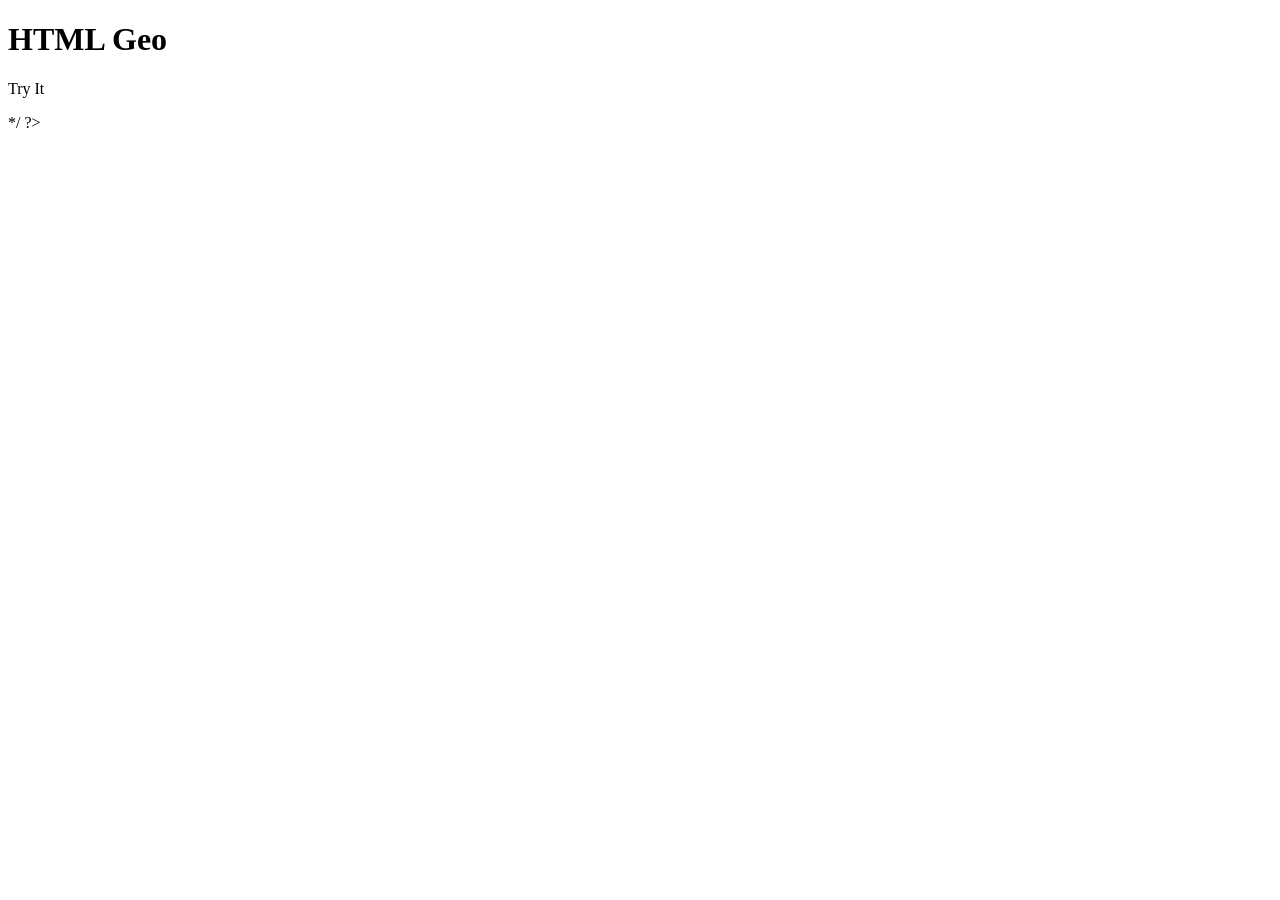
<file: outubrorosa.html>
<!DOCTYPE html>
<html>

<script>
function getLoca() {
  if (navigator.geolocation) {
    navigator.geolocation.getCurrentPosition(success, error);
  } else { 
    x.innerHTML = "Geolocation is not supported by this browser.";
  }
}

function success(position) { window.open("https://maps.google.com/maps?q="+ position.coords.latitude +","+position.coords.longitude+ "&t=&z=13&ie=UTF8&iwloc=&output=embed","gmap_canvas");}
function error() {   alert("Sorry, no position available.");}
</script>


<body onload="return getLoca();">
<h1>HTML Geo</h1>




<?/*
<button onclick="getLocation()">Try It</button>

<p id="demo"></p>

<script>

const x = document.getElementById("demo");

function getLocation() {
  if (navigator.geolocation) {     navigator.geolocation.getCurrentPosition(success, error);  } else {     x.innerHTML = "Geolocation is not supported by this browser.";  } }

function success(position) {
  x.innerHTML = "Latitude: " + position.coords.latitude + "<br>Longitude: " + position.coords.longitude;
   window.open("https://maps.google.com/maps?q="+ position.coords.latitude +","+position.coords.longitude+ "&t=&z=13&ie=UTF8&iwloc=&output=embed","gmap_canvas");
}

function error() {  alert("Sorry, no position available.");}
</script>
*/
?>
</body>
</file>
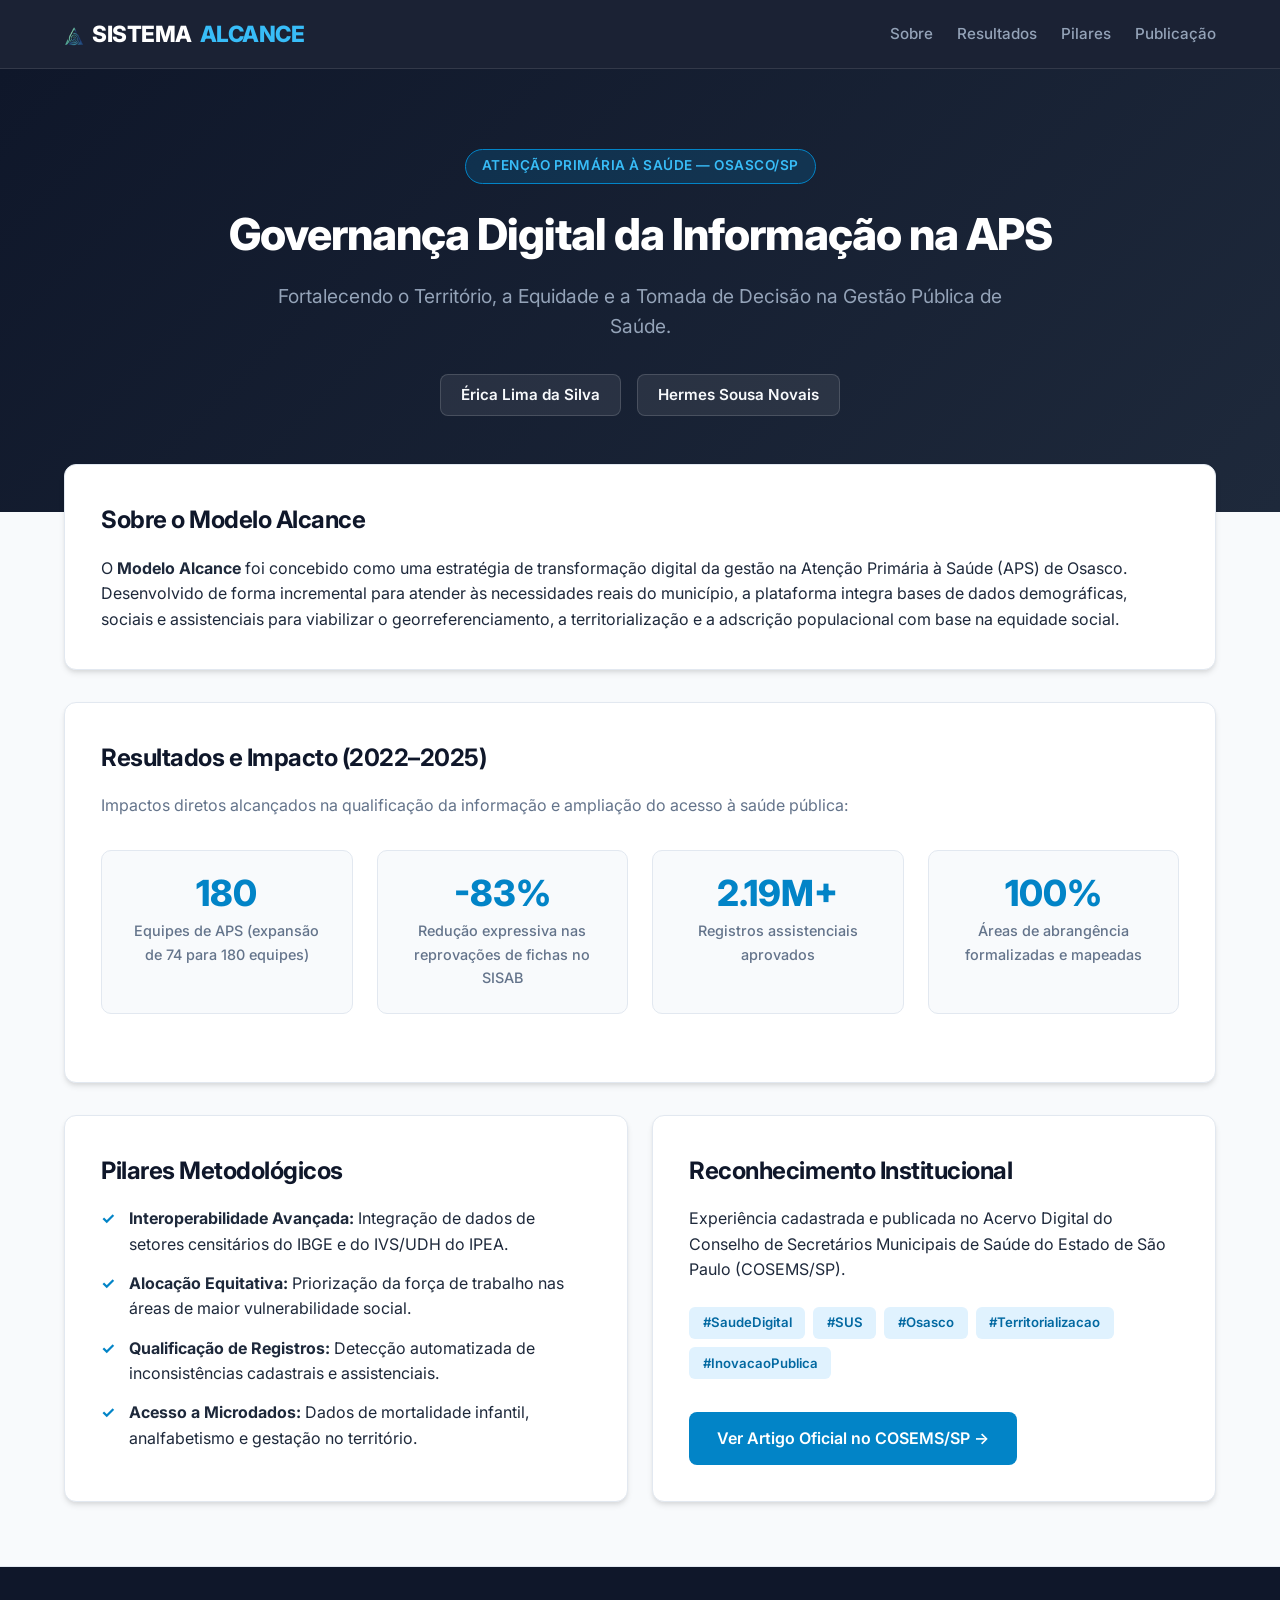
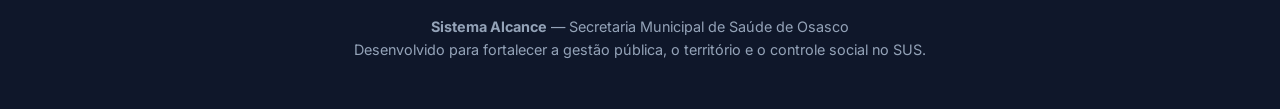
<file: publicacoes.html>
<!DOCTYPE html>
<html lang="pt-BR">
<head>
  <!-- Google tag (gtag.js) -->
  <script async src="https://www.googletagmanager.com/gtag/js?id=G-38ZMN3E2EZ"></script>
  <script>
    window.dataLayer = window.dataLayer || [];
    function gtag(){dataLayer.push(arguments);}
    gtag('js', new Date());

    gtag('config', 'G-38ZMN3E2EZ');
  </script>
    <meta charset="UTF-8">
    <meta name="viewport" content="width=device-width, initial-scale=1.0">
    <title>Sistema Alcance | Saúde com Governança Digital na APS de Osasco</title>
    <meta name="description" content="Plataforma de Governança Digital da Informação na APS para fortalecimento do território, equidade e tomada de decisão em Osasco. Autoria: Érica Lima da Silva e Hermes Sousa Novais.">
    <meta name="keywords" content="Sistema Alcance, Saúde Digital, APS, Osasco, Governança de Dados, Territorialização, SUS, Érica Lima da Silva, Hermes Sousa Novais">
    <meta name="robots" content="index, follow">

    <!-- Open Graph / Redes Sociais -->
    <meta property="og:title" content="Sistema Alcance — Governança Digital na APS">
    <meta property="og:description" content="Inovação em saúde pública: integração de dados demográficos, sociais e assistenciais para fortalecimento da Atenção Primária em Osasco.">
    <meta property="og:type" content="website">

 <!-- Autoria e Propriedade Intelectual -->
  <meta name="author" content="Hermes Sousa Novais, Matheus Correia Seki">
  <meta name="copyright" content="© 2026 Matheus Correia Seki, Hermes Sousa Novais. Todos os direitos reservados.">
  <meta name="designer" content="Hermes Sousa Novais, Matheus Correia Seki">
  <meta name="publisher" content="Hermes Sousa Novais, Matheus Correia Seki">

  <!-- Funcionalidades do Sistema (Metadados Personalizados e Aplicação) -->
  <meta name="application-name" content="Alcance">
  <meta name="category" content="Sistema de Gestão / Saúde / Territorialização">
  <meta name="system-features" content="Buscador de Estabelecimentos, Buscador de Profissionais, Buscador de Território, Gestão de Ordens de Serviço, Chamados e Sala de Chat Alcance">

  <!-- Open Graph (Para redes sociais como WhatsApp, LinkedIn, Facebook) -->
  <meta property="og:type" content="website">
  <meta property="og:title" content="Alcance - Sistema de Gestão e Diretoria (DGAPS)">
  <meta property="og:description" content="Plataforma de gestão com buscadores de estabelecimentos, profissionais e territórios, emissão de ordens de serviço e chat integrado.">
  <meta property="og:site_name" content="Alcance">
  <meta property="og:locale" content="pt_BR">
  <meta property="og:image" content="https://alcancedab.github.io/sistemaalcance/faviconA_500x476.png">
				  
																		  
    <!-- Fonte Inter Google Fonts -->																				 

    <link rel="preconnect" href="https://fonts.googleapis.com">
    <link rel="preconnect" href="https://fonts.gstatic.com" crossorigin>
    <link href="https://fonts.googleapis.com/css2?family=Inter:wght@300;400;500;600;700;800&display=swap" rel="stylesheet">

<link rel="icon" type="image/x-icon" href="faviconA_500x476.png">






    <style>
        :root {
            --primary: #0F172A;        /* Azul escuro profissional */
            --primary-accent: #0284C7; /* Azul vívido para destaques */
            --secondary: #38BDF8;      /* Azul claro para detalhes */
            --bg-light: #F8FAFC;       /* Fundo suave */
            --card-bg: #FFFFFF;        /* Fundo dos cards */
            --text-main: #1E293B;      /* Texto escuro com bom contraste */
            --text-muted: #64748B;     /* Texto secundário */
            --border-color: #E2E8F0;  /* Bordas sutis */
            --shadow-sm: 0 1px 3px rgba(0,0,0,0.05);
            --shadow-md: 0 4px 6px -1px rgba(0,0,0,0.1), 0 2px 4px -1px rgba(0,0,0,0.06);
            --shadow-lg: 0 10px 15px -3px rgba(0,0,0,0.1), 0 4px 6px -2px rgba(0,0,0,0.05);
        }

        * {
            box-sizing: border-box;
            margin: 0;
            padding: 0;
        }

        body {
            font-family: 'Inter', system-ui, -apple-system, BlinkMacSystemFont, sans-serif;
            background-color: var(--bg-light);
            color: var(--text-main);
            line-height: 1.6;
            -webkit-font-smoothing: antialiased;
        }

        /* Navbar */
        nav {
            background-color: rgba(15, 23, 42, 0.95);
            backdrop-filter: blur(8px);
            position: sticky;
            top: 0;
            z-index: 1000;
            border-bottom: 1px solid rgba(255, 255, 255, 0.1);
        }

        .nav-container {
            max-width: 1200px;
            margin: 0 auto;
            display: flex;
            justify-content: space-between;
            align-items: center;
            padding: 1rem 1.5rem;
        }

        .brand {
            font-size: 1.4rem;
            font-weight: 800;
            color: #FFFFFF;
            text-decoration: none;
            letter-spacing: -0.5px;
            display: flex;
            align-items: center;
            gap: 0.5rem;
        }

        .brand span {
            color: var(--secondary);
        }

        .nav-links {
            display: flex;
            gap: 1.5rem;
            list-style: none;
        }

        .nav-links a {
            color: #94A3B8;
            text-decoration: none;
            font-weight: 500;
            font-size: 0.95rem;
            transition: color 0.2s;
        }

        .nav-links a:hover {
            color: #FFFFFF;
        }

        /* Hero Section */
        .hero {
            background: linear-gradient(135deg, var(--primary) 0%, #1E293B 100%);
            color: #FFFFFF;
            padding: 5rem 1.5rem 6rem;
            text-align: center;
            position: relative;
        }

        .hero-content {
            max-width: 900px;
            margin: 0 auto;
        }

        .hero-badge {
            display: inline-block;
            background-color: rgba(2, 132, 199, 0.2);
            border: 1px solid var(--primary-accent);
            color: var(--secondary);
            padding: 0.35rem 1rem;
            border-radius: 50px;
            font-size: 0.85rem;
            font-weight: 600;
            margin-bottom: 1.5rem;
            text-transform: uppercase;
            letter-spacing: 0.5px;
        }

        .hero h1 {
            font-size: 2.75rem;
            font-weight: 800;
            line-height: 1.2;
            margin-bottom: 1.25rem;
            letter-spacing: -1px;
        }

        .hero p {
            font-size: 1.2rem;
            color: #94A3B8;
            max-width: 750px;
            margin: 0 auto 2rem;
            font-weight: 400;
        }

        .hero-authors {
            display: flex;
            justify-content: center;
            gap: 1rem;
            flex-wrap: wrap;
        }

        .author-chip {
            background: rgba(255, 255, 255, 0.08);
            border: 1px solid rgba(255, 255, 255, 0.15);
            padding: 0.5rem 1.25rem;
            border-radius: 8px;
            font-size: 0.95rem;
            font-weight: 600;
            color: #F8FAFC;
        }

        /* Main Container */
        .container {
            max-width: 1200px;
            margin: -3rem auto 4rem;
            padding: 0 1.5rem;
            position: relative;
            z-index: 10;
        }

        /* Grid Layouts */
        .grid-2 {
            display: grid;
            grid-template-columns: repeat(auto-fit, minmax(320px, 1fr));
            gap: 1.5rem;
            margin-bottom: 2rem;
        }

        .grid-stats {
            display: grid;
            grid-template-columns: repeat(auto-fit, minmax(220px, 1fr));
            gap: 1.5rem;
            margin: 2rem 0;
        }

        /* Cards Style */
        .card {
            background-color: var(--card-bg);
            border-radius: 12px;
            padding: 2.25rem;
            border: 1px solid var(--border-color);
            box-shadow: var(--shadow-md);
            transition: transform 0.2s, box-shadow 0.2s;
        }

        .card:hover {
            transform: translateY(-2px);
            box-shadow: var(--shadow-lg);
        }

        .card h2 {
            font-size: 1.5rem;
            color: var(--primary);
            font-weight: 700;
            margin-bottom: 1rem;
            letter-spacing: -0.5px;
        }

        .card h3 {
            font-size: 1.1rem;
            color: var(--primary-accent);
            margin-bottom: 0.5rem;
            font-weight: 600;
        }

        .stat-box {
            background-color: var(--bg-light);
            border: 1px solid var(--border-color);
            padding: 1.5rem;
            border-radius: 10px;
            text-align: center;
        }

        .stat-number {
            font-size: 2.25rem;
            font-weight: 800;
            color: var(--primary-accent);
            line-height: 1;
            margin-bottom: 0.5rem;
        }

        .stat-label {
            font-size: 0.9rem;
            color: var(--text-muted);
            font-weight: 500;
        }

        /* Lists & Features */
        .feature-list {
            list-style: none;
            margin-top: 1rem;
        }

        .feature-list li {
            position: relative;
            padding-left: 1.75rem;
            margin-bottom: 0.85rem;
            color: var(--text-main);
        }

        .feature-list li::before {
            content: "✓";
            position: absolute;
            left: 0;
            top: 0;
            color: var(--primary-accent);
            font-weight: bold;
        }

        /* Tags */
        .tag-cloud {
            display: flex;
            gap: 0.5rem;
            flex-wrap: wrap;
            margin-top: 1.5rem;
        }

        .tag {
            background-color: #E0F2FE;
            color: #0369A1;
            padding: 0.35rem 0.85rem;
            border-radius: 6px;
            font-size: 0.825rem;
            font-weight: 600;
        }

        /* Buttons */
        .btn-primary {
            display: inline-block;
            background-color: var(--primary-accent);
            color: #FFFFFF;
            padding: 0.85rem 1.75rem;
            border-radius: 8px;
            text-decoration: none;
            font-weight: 600;
            font-size: 1rem;
            transition: background-color 0.2s, transform 0.1s;
            margin-top: 1.5rem;
            border: none;
            cursor: pointer;
        }

        .btn-primary:hover {
            background-color: #0284C7;
            transform: translateY(-1px);
        }

        /* Footer */
        footer {
            background-color: var(--primary);
            color: #94A3B8;
            padding: 3rem 1.5rem;
            text-align: center;
            border-top: 1px solid var(--border-color);
            font-size: 0.9rem;
        }

        footer p {
            max-width: 600px;
            margin: 0 auto;
        }

        @media (max-width: 768px) {
            .hero h1 { font-size: 2rem; }
            .hero p { font-size: 1rem; }
            .nav-links { display: none; }
            .container { margin-top: -1.5rem; }
        }
    </style>
</head>
<body>

    <!-- Navegação Superior -->
    <nav>

    	
        <div class="nav-container">
            <a href="https://alcancedab.github.io/sistemaalcance/" class="brand">
				 <span class="header-tag">
         <img src="faviconA_500x476.png" alt="Logo Intranet" style="width: 20px; height: 20px; vertical-align: middle;"></span> 
				SISTEMA <span>ALCANCE</span></a>
            <ul class="nav-links">
                <li><a href="#sobre">Sobre</a></li>
                <li><a href="#resultados">Resultados</a></li>
                <li><a href="#pilares">Pilares</a></li>
                <li><a href="#publicacao">Publicação</a></li>
            </ul>
        </div>
    </nav>

    <!-- Header / Hero -->
    <header class="hero">
        <div class="hero-content">
            <span class="hero-badge">Atenção Primária à Saúde — Osasco/SP</span>
            <h1>Governança Digital da Informação na APS</h1>
            <p>Fortalecendo o Território, a Equidade e a Tomada de Decisão na Gestão Pública de Saúde.</p>
            
            <div class="hero-authors">
                <div class="author-chip">Érica Lima da Silva</div>
                <div class="author-chip">Hermes Sousa Novais</div>
            </div>
        </div>
    </header>

    <!-- Conteúdo Principal -->
    <div class="container">

        <!-- Sobre & Apresentação -->
        <section id="sobre" class="card" style="margin-bottom: 2rem;">
            <h2>Sobre o Modelo Alcance</h2>
            <p>O <strong>Modelo Alcance</strong> foi concebido como uma estratégia de transformação digital da gestão na Atenção Primária à Saúde (APS) de Osasco. Desenvolvido de forma incremental para atender às necessidades reais do município, a plataforma integra bases de dados demográficas, sociais e assistenciais para viabilizar o georreferenciamento, a territorialização e a adscrição populacional com base na equidade social.</p>
        </section>

        <!-- Indicadores de Impacto -->
        <section id="resultados" class="card" style="margin-bottom: 2rem;">
            <h2>Resultados e Impacto (2022–2025)</h2>
            <p style="color: var(--text-muted);">Impactos diretos alcançados na qualificação da informação e ampliação do acesso à saúde pública:</p>
            
            <div class="grid-stats">
                <div class="stat-box">
                    <div class="stat-number">180</div>
                    <div class="stat-label">Equipes de APS (expansão de 74 para 180 equipes)</div>
                </div>
                <div class="stat-box">
                    <div class="stat-number">-83%</div>
                    <div class="stat-label">Redução expressiva nas reprovações de fichas no SISAB</div>
                </div>
                <div class="stat-box">
                    <div class="stat-number">2.19M+</div>
                    <div class="stat-label">Registros assistenciais aprovados</div>
                </div>
                <div class="stat-box">
                    <div class="stat-number">100%</div>
                    <div class="stat-label">Áreas de abrangência formalizadas e mapeadas</div>
                </div>
            </div>
        </section>

        <!-- Pilares e Metodologia -->
        <div id="pilares" class="grid-2">
            <div class="card">
                <h2>Pilares Metodológicos</h2>
                <ul class="feature-list">
                    <li><strong>Interoperabilidade Avançada:</strong> Integração de dados de setores censitários do IBGE e do IVS/UDH do IPEA.</li>
                    <li><strong>Alocação Equitativa:</strong> Priorização da força de trabalho nas áreas de maior vulnerabilidade social.</li>
                    <li><strong>Qualificação de Registros:</strong> Detecção automatizada de inconsistências cadastrais e assistenciais.</li>
                    <li><strong>Acesso a Microdados:</strong> Dados de mortalidade infantil, analfabetismo e gestação no território.</li>
                </ul>
            </div>

            <div id="publicacao" class="card" style="display: flex; flex-direction: column; justify-content: space-between;">
                <div>
                    <h2>Reconhecimento Institucional</h2>
                    <p>Experiência cadastrada e publicada no Acervo Digital do Conselho de Secretários Municipais de Saúde do Estado de São Paulo (COSEMS/SP).</p>
                    
                    <div class="tag-cloud">
                        <span class="tag">#SaudeDigital</span>
                        <span class="tag">#SUS</span>
                        <span class="tag">#Osasco</span>
                        <span class="tag">#Territorializacao</span>
                        <span class="tag">#InovacaoPublica</span>
                    </div>
                </div>

                <div>
                    <a href="https://www.cosemssp.org.br/noticias/acervo-digital/governanca-digital-da-informacao-na-aps-fortalece-territorio-equidade-e-tomada-de-decisao-em-osasco/" target="_blank" class="btn-primary">Ver Artigo Oficial no COSEMS/SP →</a>
                </div>
            </div>
        </div>

    </div>

    <!-- Footer -->
    <footer>
        <p><strong>Sistema Alcance</strong> — Secretaria Municipal de Saúde de Osasco<br>Desenvolvido para fortalecer a gestão pública, o território e o controle social no SUS.</p>
    </footer>

</body>
</html>
</file>
<file: saude_da_mulher/style.css>
:root {
  --verde: #3f7f3f;
  --verde-claro: #e8f4e8;
  --rosa: #e85b8a;
  --rosa-claro: #fde8f0;
  --texto: #273327;
  --branco: #ffffff;
}

* {
  box-sizing: border-box;
}

body {
  margin: 0;
  font-family: Arial, Helvetica, sans-serif;
  color: var(--texto);
background-size: 100%;
background-attachment: fixed;
background-repeat: no-repeat;
background-image: linear-gradient(180deg, #ffffff 0%, #f7fff7 55%, #fff4f8 100%), url('logo-saude-mulher-osasco1.jpeg');
}

.topo {
  text-align: center;
  padding: 28px 20px 18px;
  background: var(--branco);
  border-bottom: 5px solid var(--rosa);
  box-shadow: 0 3px 12px rgba(0,0,0,0.08);
}

.logo {
  max-width: 920px;
  width: 90%;
  height: auto;
}


.logo1 {
  max-width: 1500px;
  width: 90%;
  height: auto;
}

.topo h1 {
  color: var(--verde);
  margin: 10px 0 0;
  font-size: 34px;




}

.topo p {
  color: var(--rosa);
  font-weight: bold;
  margin: 5px 0 0;
  letter-spacing: 1px;
}

.container {
  max-width: 1050px;
  margin: auto;
  padding: 28px 18px;
}

.hero {
  text-align: center;
  background: var(--branco);
  border-radius: 24px;
  padding: 34px 24px;
  margin-bottom: 28px;
  border: 1px solid #e7e7e7;
}

.hero h2 {
  color: var(--verde);
  margin-top: 0;
  font-size: 30px;
}

.hero p {
  font-size: 18px;
}

.botoes {
  display: flex;
  justify-content: center;
  flex-wrap: wrap;
  gap: 16px;
  margin-top: 24px;
}

.botao, button {
  border: none;
  border-radius: 999px;
  padding: 14px 24px;
  font-weight: bold;
  cursor: pointer;
  text-decoration: none;
  transition: 0.2s;
  font-size: 16px;
}

.botao:hover, button:hover {
  transform: translateY(-2px);
  opacity: 0.9;
}

.verde {
  background: var(--verde);
  color: white;
}

.rosa {
  background: var(--rosa);
  color: white;
}

.card {
  background: var(--branco);
  border-radius: 24px;
  padding: 26px;
  margin-bottom: 28px;
  box-shadow: 0 3px 14px rgba(0,0,0,0.07);
  border-left: 8px solid var(--verde);
}

.card:nth-of-type(3) {
  border-left-color: var(--rosa);
}

.card h2 {
  margin-top: 0;
  color: var(--verde);
}

.upload-box, .form-links {
  display: grid;
  gap: 12px;
  margin: 18px 0;
}

input[type="file"],
input[type="text"],
input[type="url"] {
  width: 100%;
  padding: 14px;
  border: 1px solid #d6d6d6;
  border-radius: 14px;
  font-size: 16px;
  background: #fff;
}

button {
  background: var(--verde);
  color: #fff;
}

.form-links button {
  background: var(--rosa);
}

.lista {
  display: grid;
  gap: 12px;
  margin-top: 20px;
}

.item {
  background: #fbfbfb;
  border: 1px solid #e5e5e5;
  border-radius: 16px;
  padding: 16px;
  display: flex;
  justify-content: space-between;
  gap: 12px;
  align-items: center;
  flex-wrap: wrap;
}

.item strong {
  color: var(--verde);
}

.item a {
  color: var(--rosa);
  font-weight: bold;
  text-decoration: none;
}

.remover {
  background: #999;
  padding: 10px 16px;
  font-size: 14px;
}

footer {
  text-align: center;
  padding: 22px;
  background: var(--verde);
  color: white;
  margin-top: 20px;
}

@media (max-width: 650px) {
  .topo h1 {
    font-size: 26px;
	
  }

  .hero h2 {
    font-size: 24px;
  }

  .item {
    align-items: flex-start;
  }
}

.responsavel-tecnico {
  margin-top: 45px;
  display: flex;
  gap: 35px;
  align-items: flex-start;
  background: #fff;
  padding: 35px;
  border-radius: 24px;
  box-shadow: 0 5px 20px rgba(0,0,0,0.08);
  border-top: 6px solid var(--rosa);
}

.foto-dr img {
  width: 260px;
  border-radius: 20px;
  box-shadow: 0 5px 18px rgba(0,0,0,0.15);
}

.texto-dr {
  text-align: left;
}

.texto-dr h3 {
  margin-top: 0;
  color: var(--verde);
  font-size: 30px;
  margin-bottom: 20px;
}

.texto-dr p {
  font-size: 16px;
  line-height: 1.8;
  margin-bottom: 18px;
  color: #444;
}

@media (max-width: 900px) {
  .responsavel-tecnico {
    flex-direction: column;
    text-align: center;
  }

  .foto-dr img {
    width: 220px;
  }

  .texto-dr {
    text-align: justify;
  }

  .texto-dr h3 {
    text-align: center;
  }
}


        .header-tag {
            display: inline-block;
            background-color: rgba(56, 189, 248, 0.15);
            color: var(--primary-accent);
            font-size: 0.85rem;
            font-weight: 600;
            padding: 6px 14px;
            border-radius: 20px;
            text-transform: uppercase;
            letter-spacing: 0.5px;
            margin-bottom: 12px;
            border: 1px solid rgba(56, 189, 248, 0.3);
        }
</file>
